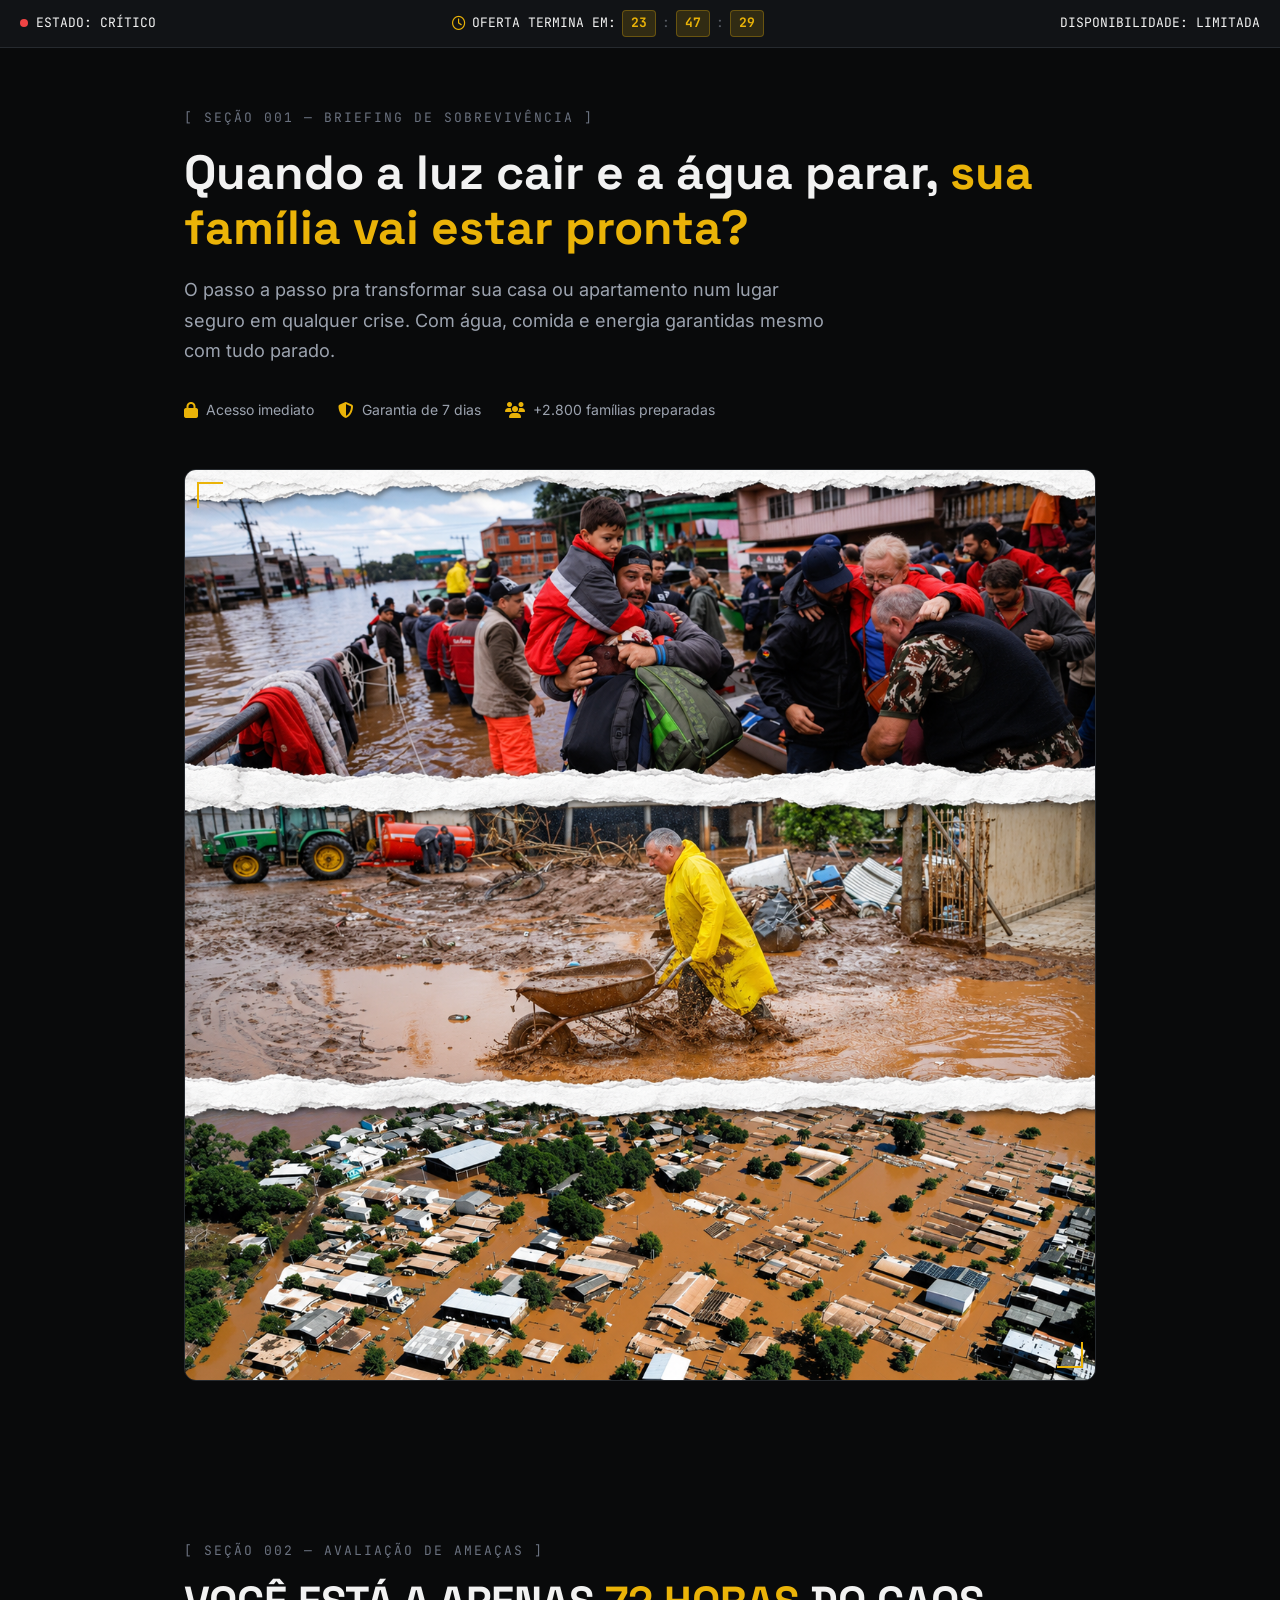
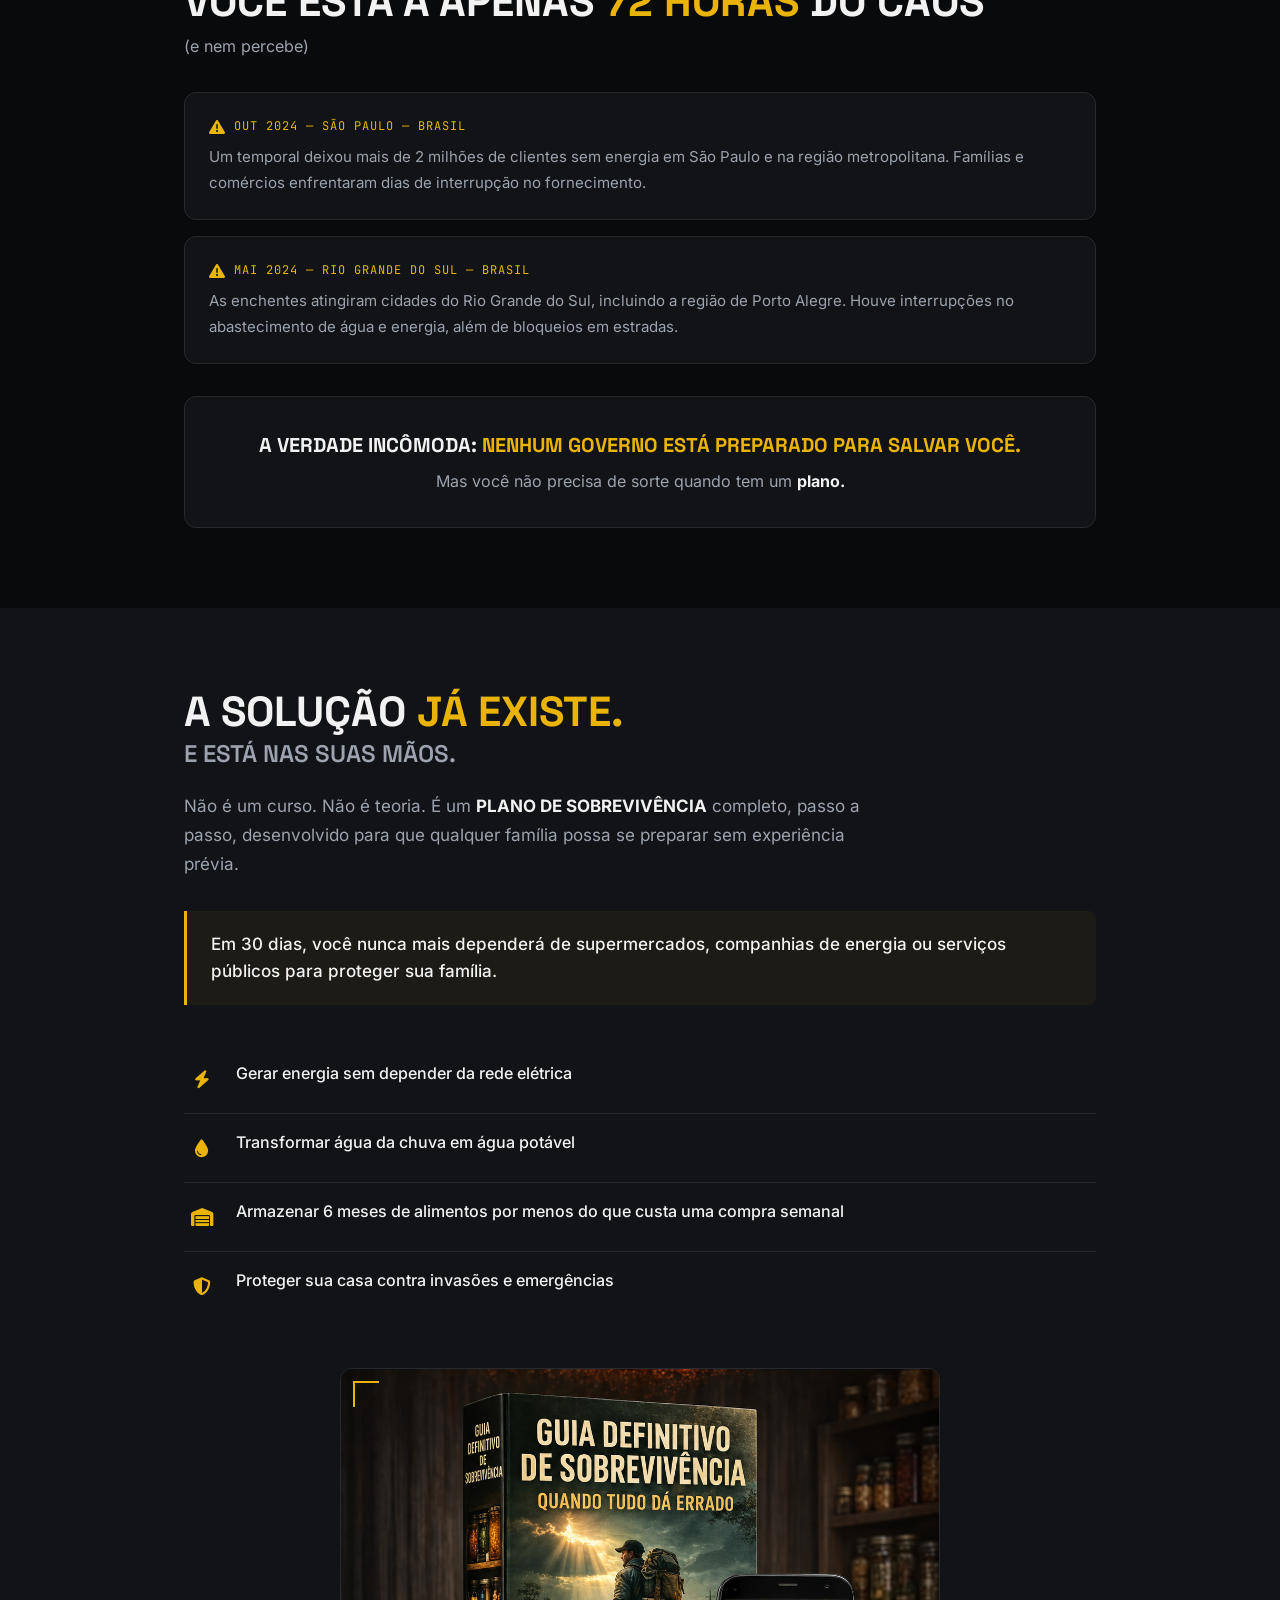
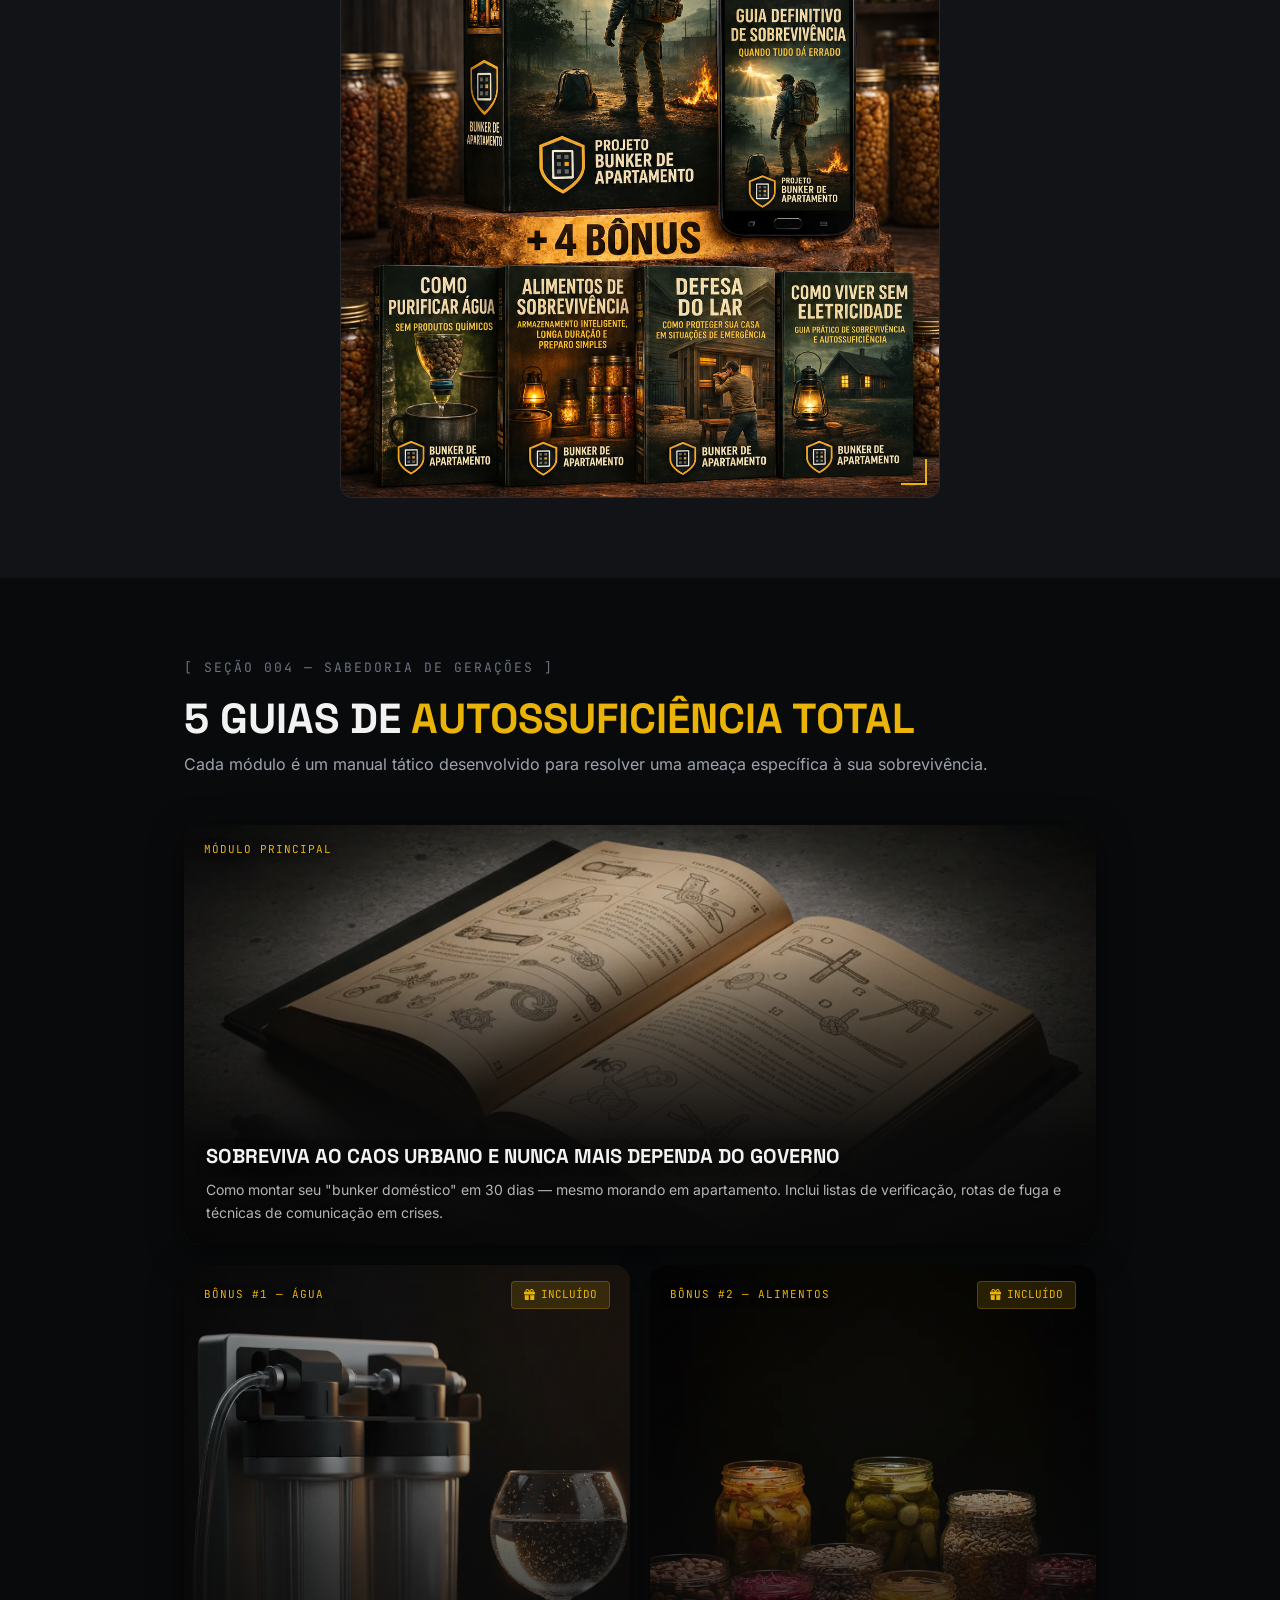
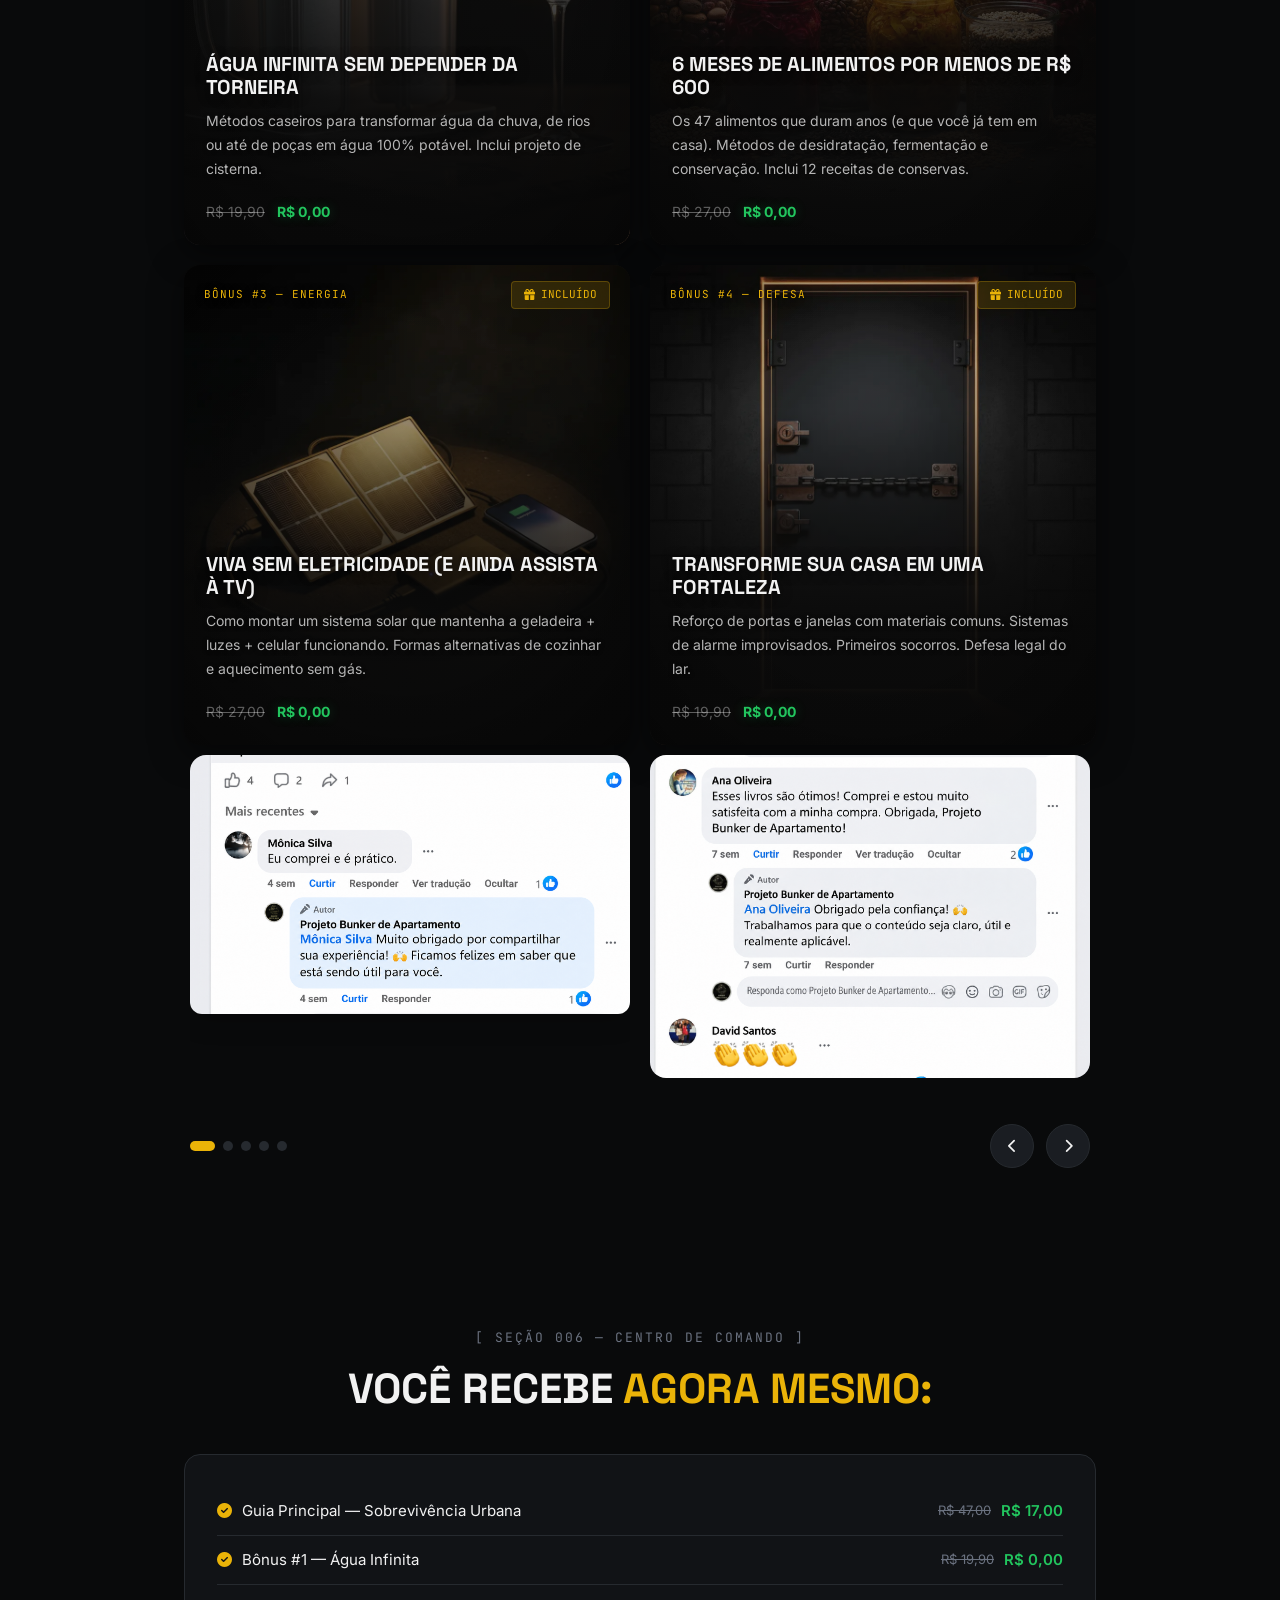
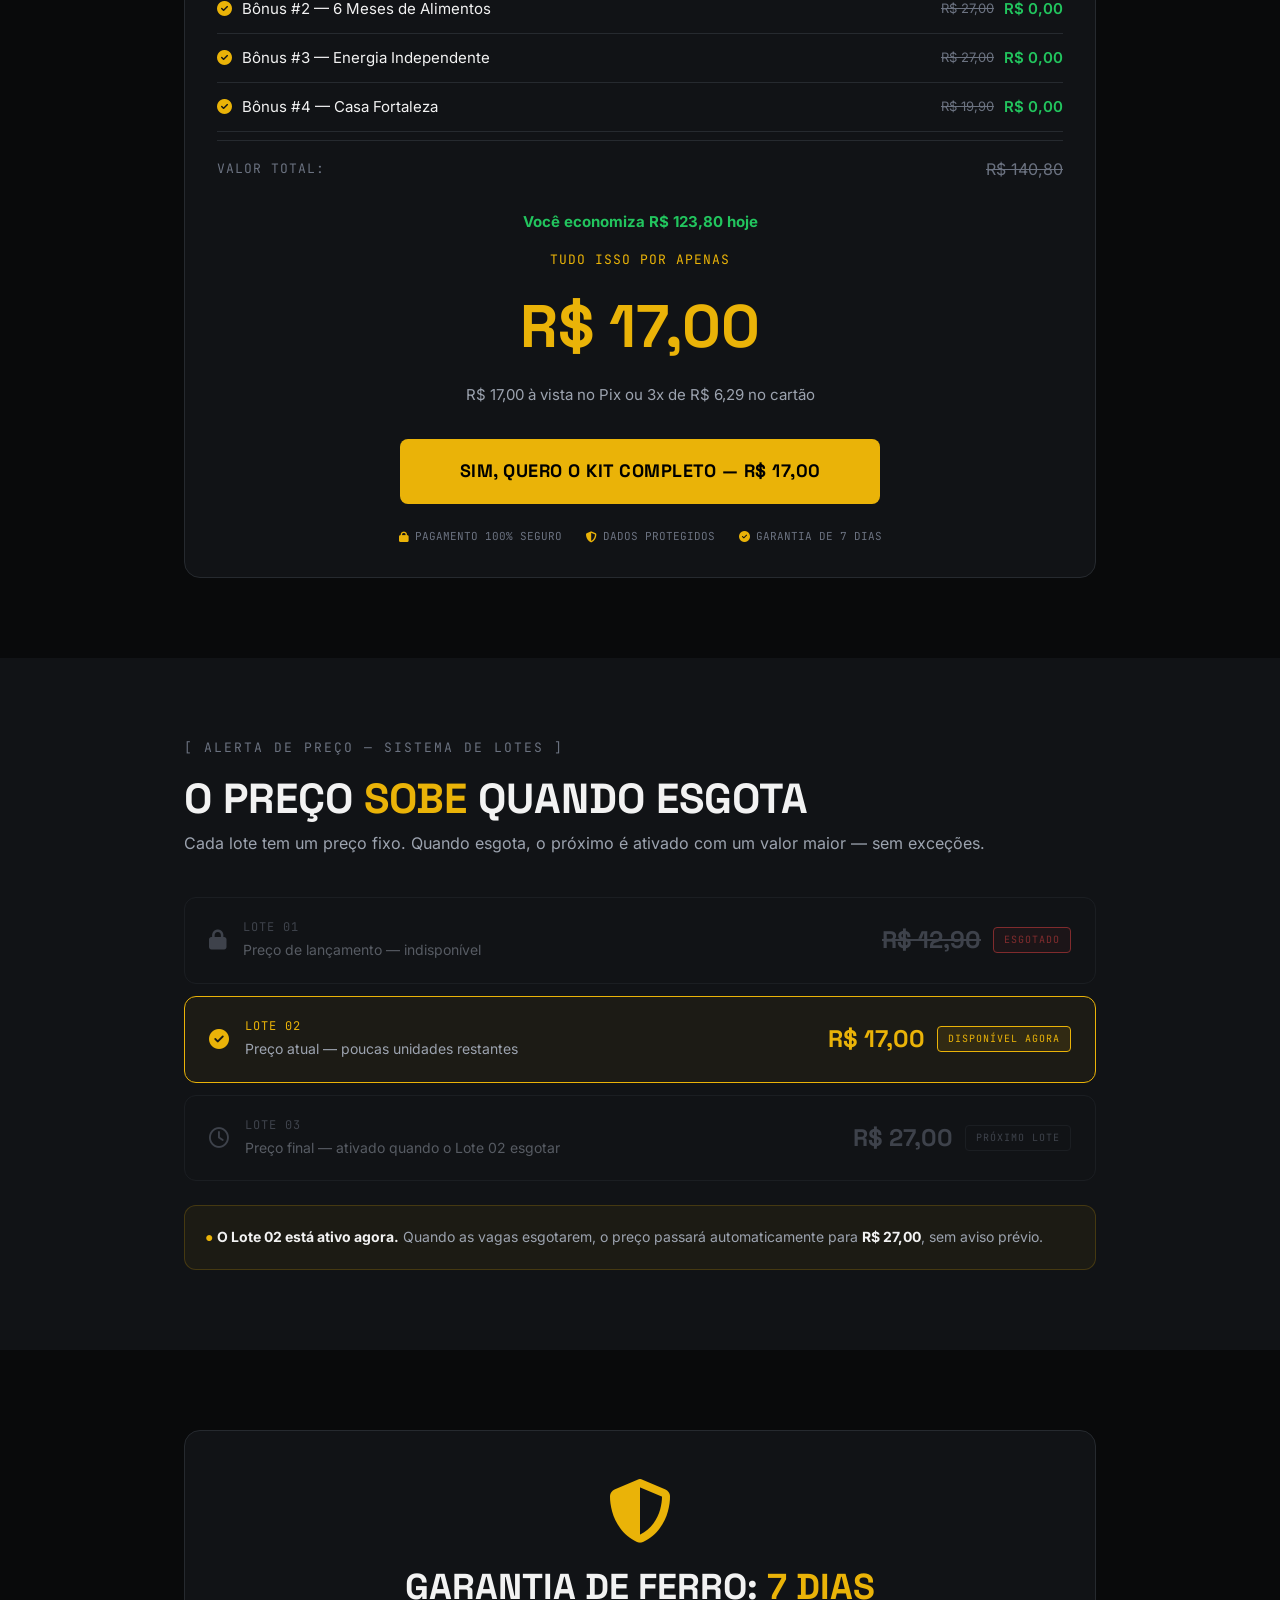
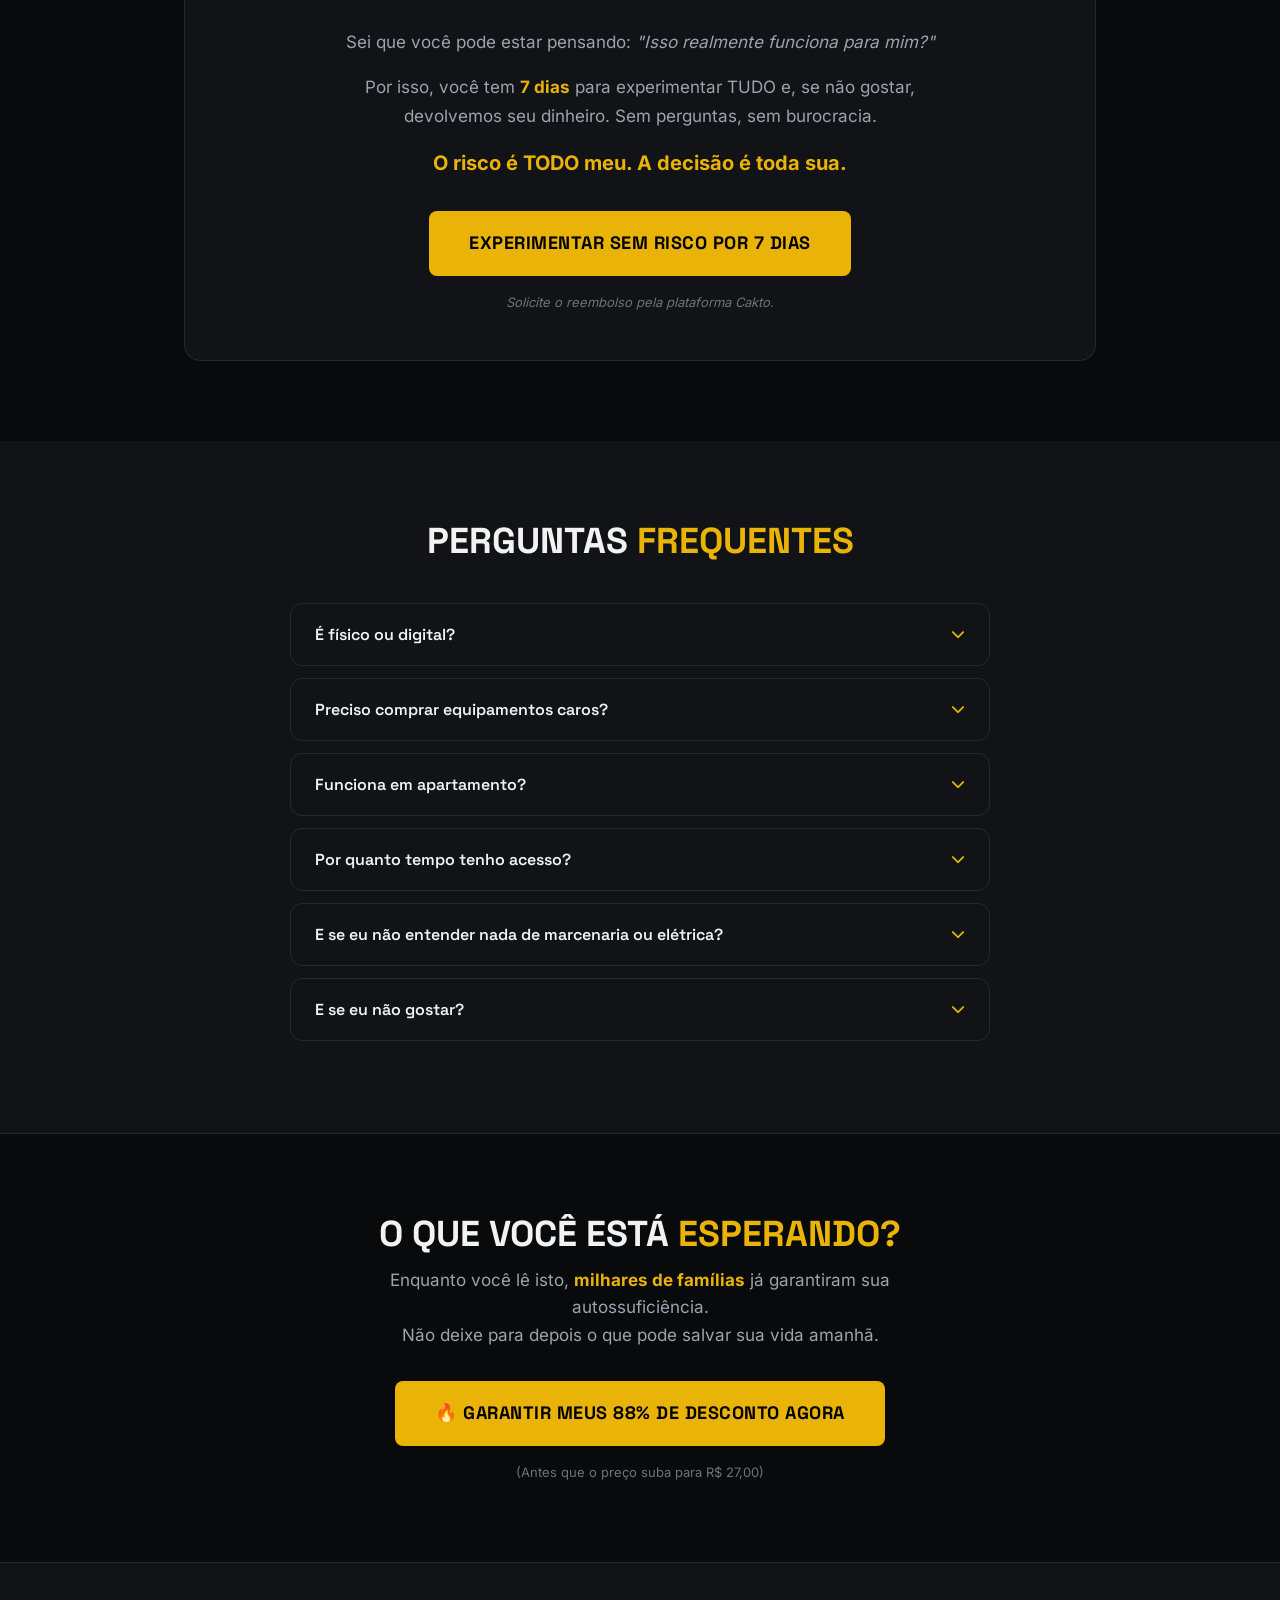
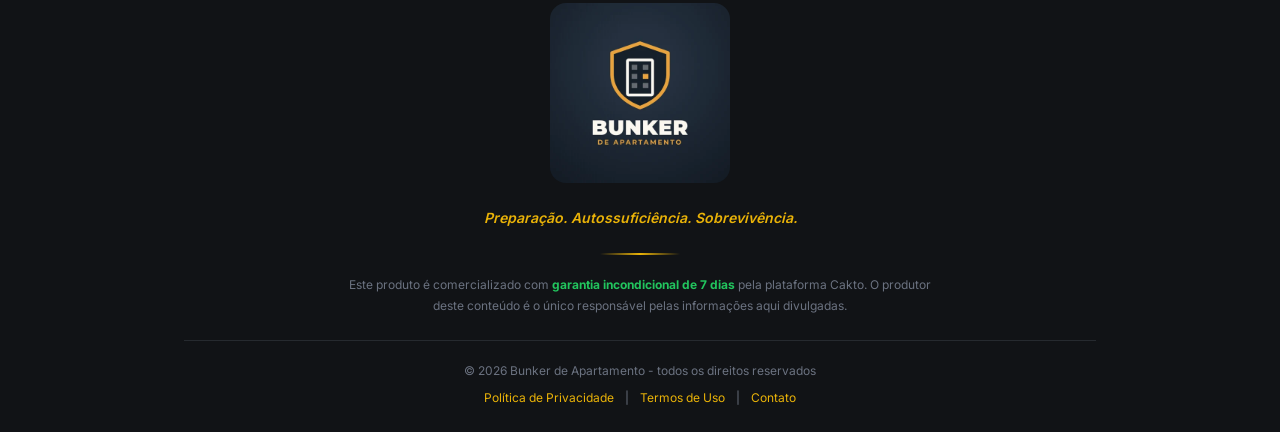
<file: index.html>
<!DOCTYPE html>
<html lang="pt-BR"><head>
    <!-- Google Tag Manager -->
    
    <!-- End Google Tag Manager -->
    <meta charset="UTF-8">
    <link rel="canonical" href="https://bunkerdeapartamento.netlify.app/">
    <meta name="viewport" content="width=device-width, initial-scale=1.0">
    <title>Bunker de Apartamento - R$ 17,00 | Torne-se Autossuficiente</title>
    <meta name="description" content="Aprenda a gerar energia, purificar água e armazenar alimentos em 30 dias. Kit completo com 5 guias + bônus. Garantia de 7 dias.">
    
    
    <link href="assets/css/css2-827140c7.css" rel="stylesheet">
    <link rel="stylesheet" href="assets/css/all.min-aff6ea18.css" media="print" onload="this.media='all'">
    
<style>
*{margin:0;padding:0;box-sizing:border-box;}
:root{--bg:#090A0B;--bg2:#111316;--bg3:#1a1d22;--accent:#EAB308;--accent2:#CA9A06;--border:#262A2F;--text:#F2F2F2;--text2:#9CA3AF;--text3:#6B7280;--green:#22C55E;--red:#EF4444;}
html{scroll-behavior:smooth;}
body{font-family:'Inter',sans-serif;line-height:1.6;color:var(--text);background:var(--bg);overflow-x:hidden;-webkit-font-smoothing:antialiased;-moz-osx-font-smoothing:grayscale;padding-top:48px;}
h1,h2,h3,h4{font-family:'Space Grotesk',sans-serif;font-weight:800;line-height:1.15;}
.mono{font-family:'JetBrains Mono',monospace;}
.section-label{font-family:'JetBrains Mono',monospace;font-size:13px;color:var(--text3);letter-spacing:2px;text-transform:uppercase;margin-bottom:16px;}
.container{max-width:960px;margin:0 auto;padding:0 24px;}
.accent{color:var(--accent);}
@keyframes pulse-glow{0%,100%{box-shadow:0 0 20px rgba(234,179,8,0.3);}50%{box-shadow:0 0 40px rgba(234,179,8,0.6);}}
@keyframes blink{0%,100%{opacity:1;}50%{opacity:0.3;}}
.cta-btn{display:inline-flex;align-items:center;justify-content:center;gap:10px;background:var(--accent);color:#000;font-family:'Space Grotesk',sans-serif;font-size:18px;font-weight:800;padding:18px 40px;border:none;border-radius:8px;cursor:pointer;text-transform:uppercase;text-decoration:none;transition:all .3s;animation:pulse-glow 2s infinite;letter-spacing:0.5px;}
.cta-btn:hover{background:var(--accent2);transform:translateY(-2px);}
/* URGENCY BAR */
#countdown-bar{position:fixed;top:0;left:0;width:100%;background:var(--bg2);border-bottom:1px solid var(--border);color:var(--text);padding:10px 20px;z-index:1000;display:flex;align-items:center;justify-content:space-between;font-size:13px;font-family:'JetBrains Mono',monospace;}
#countdown-bar .status{display:flex;align-items:center;gap:8px;}
#countdown-bar .status .dot{width:8px;height:8px;border-radius:50%;background:var(--red);animation:blink 1.5s infinite;}
#countdown-bar .timer-wrap{display:flex;align-items:center;gap:6px;}
.cdb{background:rgba(234,179,8,0.15);border:1px solid rgba(234,179,8,0.3);border-radius:4px;padding:2px 8px;font-weight:700;color:var(--accent);min-width:30px;text-align:center;}
.cds{opacity:.5;color:var(--text2);}
/* SECTIONS */
section{padding:80px 0;}
@media(max-width:768px){section{padding:60px 0;}}
/* HERO */
.hero-badges{display:flex;gap:24px;flex-wrap:wrap;margin-top:32px;}
.hero-badge{display:flex;align-items:center;gap:8px;font-size:14px;color:var(--text2);}
.hero-badge i{color:var(--accent);font-size:16px;}
.hero-img-wrap{margin-top:48px;position:relative;border-radius:12px;overflow:hidden;border:1px solid var(--border);}
.hero-img-wrap::before,.hero-img-wrap::after{content:'';position:absolute;width:24px;height:24px;border:2px solid var(--accent);z-index:2;}
.hero-img-wrap::before{top:12px;left:12px;border-right:none;border-bottom:none;}
.hero-img-wrap::after{bottom:12px;right:12px;border-left:none;border-top:none;}
/* CRISIS CARDS */
.crisis-card{background:var(--bg2);border:1px solid var(--border);border-radius:12px;padding:24px;margin-bottom:16px;}
.crisis-card .tag{font-family:'JetBrains Mono',monospace;font-size:12px;color:var(--accent);letter-spacing:1px;margin-bottom:8px;display:flex;align-items:center;gap:8px;}
.crisis-card .tag i{color:var(--accent);font-size:16px;}
/* BENEFIT LIST */
.benefit-item{display:flex;align-items:flex-start;gap:16px;padding:16px 0;border-bottom:1px solid var(--border);}
.benefit-item:last-child{border-bottom:none;}
.benefit-icon{width:36px;height:36px;min-width:36px;display:flex;align-items:center;justify-content:center;color:var(--accent);font-size:18px;}
/* QUOTE BOX */
.quote-box{border-left:3px solid var(--accent);padding:20px 24px;background:rgba(234,179,8,0.05);border-radius:0 8px 8px 0;margin:32px 0;font-size:17px;font-weight:500;color:var(--text);}
/* GUIDE CARDS — CINEMATIC */
.guide-card{position:relative;border-radius:16px;overflow:hidden;transition:all .4s ease;min-height:480px;display:flex;flex-direction:column;justify-content:flex-end;background:#0a0a0a;box-shadow:0 8px 32px rgba(0,0,0,0.5),inset 0 1px 0 rgba(255,255,255,0.03);}
.guide-card:hover{transform:translateY(-4px);box-shadow:0 16px 48px rgba(0,0,0,0.6),0 0 30px rgba(234,179,8,0.08);}
.guide-card .card-img{position:absolute;inset:0;width:100%;height:100%;object-fit:cover;object-position:center;z-index:1;transition:transform .6s ease,filter .4s ease;filter:brightness(0.85);}
.guide-card:hover .card-img{transform:scale(1.04);filter:brightness(0.95);}
/* Gradient overlay - bottom fade into dark for text */
.guide-card::before{content:'';position:absolute;inset:0;z-index:2;background:linear-gradient(0deg,#0a0a0a 0%,rgba(10,10,10,0.95) 25%,rgba(10,10,10,0.6) 50%,rgba(10,10,10,0.15) 70%,transparent 100%);pointer-events:none;}
/* Vignette */
.guide-card::after{content:'';position:absolute;inset:0;z-index:2;background:radial-gradient(ellipse at center,transparent 50%,rgba(0,0,0,0.4) 100%);pointer-events:none;}
.guide-card-header{position:absolute;top:0;left:0;right:0;display:flex;justify-content:space-between;align-items:center;padding:16px 20px;z-index:5;}
.guide-card-header .tag{font-family:'JetBrains Mono',monospace;font-size:11px;color:var(--accent);letter-spacing:1px;text-transform:uppercase;text-shadow:0 2px 8px rgba(0,0,0,0.8);}
.guide-card-header .badge{font-family:'JetBrains Mono',monospace;font-size:11px;color:var(--accent);background:rgba(234,179,8,0.15);backdrop-filter:blur(8px);-webkit-backdrop-filter:blur(8px);border:1px solid rgba(234,179,8,0.25);padding:4px 12px;border-radius:4px;display:flex;align-items:center;gap:6px;}
.guide-card-body{position:relative;z-index:3;padding:24px 22px 20px;}
.guide-card-body h3{font-size:20px;margin-bottom:10px;text-transform:uppercase;color:var(--text);text-shadow:0 2px 12px rgba(0,0,0,0.7);}
.guide-card-body p{font-size:14px;color:rgba(255,255,255,0.7);line-height:1.7;text-shadow:0 1px 4px rgba(0,0,0,0.5);}
.guide-card-price{position:relative;z-index:3;padding:0 22px 22px;display:flex;align-items:center;gap:12px;font-size:14px;}
.guide-card-price .old{text-decoration:line-through;color:rgba(255,255,255,0.35);}
.guide-card-price .new{color:var(--green);font-weight:700;text-shadow:0 0 12px rgba(34,197,94,0.3);}
/* Full-width card (módulo principal) */
.guide-card.full-width{min-height:420px;}
@media(max-width:768px){.guide-card{min-height:400px;}.guide-card.full-width{min-height:360px;}}
/* GRID */
.guides-grid{display:grid;grid-template-columns:repeat(2,1fr);gap:20px;}
@media(max-width:768px){.guides-grid{grid-template-columns:1fr;}}
/* LOT SYSTEM */
.lot-card{background:var(--bg2);border:1px solid var(--border);border-radius:12px;padding:20px 24px;display:flex;align-items:center;justify-content:space-between;margin-bottom:12px;position:relative;}
.lot-card.active{border-color:var(--accent);background:rgba(234,179,8,0.05);}
.lot-card .lot-info{display:flex;align-items:center;gap:16px;}
.lot-card .lot-info i{font-size:20px;color:var(--text3);}
.lot-card.active .lot-info i{color:var(--accent);}
.lot-name{font-family:'JetBrains Mono',monospace;font-size:12px;color:var(--text3);letter-spacing:1px;display:block;}
.lot-desc{font-size:14px;color:var(--text2);}
.lot-price{font-family:'Space Grotesk',sans-serif;font-size:24px;font-weight:800;color:var(--text);}
.lot-card.active .lot-price{color:var(--accent);}
.lot-badge{font-family:'JetBrains Mono',monospace;font-size:10px;padding:4px 10px;border-radius:4px;letter-spacing:1px;border:1px solid var(--border);}
.lot-badge.sold{color:var(--red);border-color:var(--red);background:rgba(239,68,68,0.1);}
.lot-badge.available{color:var(--accent);border-color:var(--accent);background:rgba(234,179,8,0.1);}
.lot-badge.next{color:var(--text3);}
/* PRICING SUMMARY */
.pricing-summary{background:var(--bg2);border:1px solid var(--border);border-radius:16px;padding:32px;text-align:center;margin-top:40px;}
.pricing-item{display:flex;justify-content:space-between;align-items:center;padding:12px 0;border-bottom:1px solid var(--border);font-size:15px;}
.pricing-item:last-child{border-bottom:none;}
.pricing-item .name{display:flex;align-items:center;gap:10px;}
.pricing-item .name i{color:var(--accent);}
.pricing-item .prices{display:flex;align-items:center;gap:10px;}
.pricing-item .prices .old{text-decoration:line-through;color:var(--text3);font-size:13px;}
.pricing-item .prices .new{color:var(--green);font-weight:600;}
/* TESTIMONIALS */
.testimonials-carousel-wrap{position:relative;max-width:900px;margin:0 auto;}
.testimonials-carousel{display:flex;overflow-x:auto;scroll-snap-type:x mandatory;gap:20px;padding:10px 0 30px;scroll-behavior:smooth;-webkit-overflow-scrolling:touch;scrollbar-width:none;}
.testimonials-carousel::-webkit-scrollbar{display:none;}
.testimonial-card{flex:0 0 calc(100% - 40px);scroll-snap-align:center;background:var(--bg2);border:1px solid var(--border);border-radius:16px;padding:28px;display:flex;flex-direction:column;}
@media(min-width:768px){.testimonial-card{flex:0 0 calc(50% - 10px);}}
.tc-stars{color:var(--accent);font-size:14px;margin-bottom:16px;}
.tc-headline{font-weight:700;font-size:17px;margin-bottom:12px;line-height:1.4;color:var(--text);}
.tc-text{font-size:14px;line-height:1.7;color:var(--text2);flex-grow:1;margin-bottom:16px;}
.tc-user{display:flex;align-items:center;gap:12px;padding-top:16px;border-top:1px solid var(--border);}
.tc-avatar{width:40px;height:40px;border-radius:50%;display:flex;align-items:center;justify-content:center;font-weight:700;font-size:16px;color:#fff;}
.tc-name{font-weight:600;font-size:14px;color:var(--text);}
.tc-title{font-size:12px;color:var(--text3);}
.carousel-controls{display:flex;align-items:center;justify-content:space-between;margin-top:16px;}
.carousel-dots{display:flex;gap:8px;}
.carousel-dot{width:10px;height:10px;border-radius:5px;background:var(--border);cursor:pointer;transition:all .3s;}
.carousel-dot.active{width:25px;background:var(--accent);}
.carousel-arrows{display:flex;gap:12px;}
.carousel-arrow{width:44px;height:44px;border-radius:50%;background:var(--bg3);border:1px solid var(--border);color:var(--text);display:flex;align-items:center;justify-content:center;cursor:pointer;font-size:14px;transition:all .2s;}
.carousel-arrow:hover{background:var(--accent);color:#000;border-color:var(--accent);}
/* GUARANTEE */
.guarantee-box{background:var(--bg2);border:1px solid var(--border);border-radius:16px;padding:48px 32px;text-align:center;}
/* FAQ */
.faq-item{background:var(--bg2);border:1px solid var(--border);border-radius:12px;margin-bottom:12px;overflow:hidden;}
.faq-question{width:100%;padding:20px 24px;background:transparent;border:none;text-align:left;font-family:'Space Grotesk',sans-serif;font-size:16px;font-weight:600;color:var(--text);cursor:pointer;display:flex;justify-content:space-between;align-items:center;}
.faq-question i{color:var(--accent);transition:transform .3s;font-size:14px;}
.faq-answer{max-height:0;overflow:hidden;transition:max-height .3s ease;padding:0 24px;}
.faq-answer p{padding:0 0 20px;font-size:15px;line-height:1.7;color:var(--text2);}
/* EXPERT / AUTHORITY */
.expert-wrap{display:flex;flex-direction:row;gap:40px;align-items:center;background:var(--bg3);border:1px solid var(--border);border-radius:16px;padding:40px;margin-top:24px;}
.expert-img-wrap{flex:0 0 40%;max-width:400px;border-radius:12px;overflow:hidden;border:1px solid var(--border);}
.expert-img-wrap img{width:100%;height:auto;display:block;}
.expert-content{flex:1;}
.expert-title{font-size:32px;margin-bottom:12px;}
.expert-subtitle{font-size:16px;color:var(--accent);font-weight:600;margin-bottom:24px;letter-spacing:1px;font-family:'JetBrains Mono',monospace;text-transform:uppercase;}
.expert-text{font-size:16px;color:var(--text2);line-height:1.7;margin-bottom:16px;}
/* FOOTER */
footer{background:var(--bg2);border-top:1px solid var(--border);padding:40px 0 24px;text-align:center;}
/* SOCIAL PROOF */
#social-proof-popup{position:fixed;bottom:24px;left:24px;z-index:9999;background:var(--bg2);border:1px solid var(--border);border-radius:12px;padding:14px 18px;box-shadow:0 8px 32px rgba(0,0,0,.4);display:none;align-items:center;gap:12px;max-width:310px;width:90%;}
.sp-avatar{width:40px;height:40px;border-radius:50%;background:var(--accent);display:flex;align-items:center;justify-content:center;font-family:'Space Grotesk',sans-serif;font-size:16px;color:#000;font-weight:700;flex-shrink:0;}
.sp-text{font-size:13px;line-height:1.5;color:var(--text2);}
.sp-text strong{color:var(--text);}
.sp-text span{color:var(--text3);font-size:11px;display:block;margin-top:2px;}
.sp-dot{width:8px;height:8px;border-radius:50%;background:var(--green);flex-shrink:0;animation:blink 1.5s infinite;}
/* MOBILE */
@media(max-width:768px){
#countdown-bar{flex-wrap:wrap;justify-content:center;gap:6px;padding:8px 12px;font-size:11px;}
h1{font-size:28px!important;}
h2{font-size:28px!important;}
.hero-badges{flex-direction:column;gap:12px;}
.cta-btn{font-size:16px;padding:16px 28px;width:100%;}
.guide-card img{height:200px;}
.lot-card{flex-wrap:wrap;gap:12px;}
.pricing-item{flex-direction:column;gap:6px;text-align:center;}
.expert-wrap{flex-direction:column;padding:24px;}
.expert-img-wrap{flex:0 0 100%;max-width:100%;}
}
</style>
<!-- EC:PIXELS --></head>
<body>

<!-- URGENCY BAR -->
<div id="countdown-bar" data-ec-section="s1">
    <div class="status"><span class="dot"></span> ESTADO: CRÍTICO</div>
    <div class="timer-wrap">
        <i class="fa-regular fa-clock" style="color:var(--accent);font-size:14px;"></i> OFERTA TERMINA EM:
        <span class="cdb" id="cd-h">23</span><span class="cds">:</span><span class="cdb" id="cd-m">47</span><span class="cds">:</span><span class="cdb" id="cd-s">33</span>
    </div>
    <div class="status">DISPONIBILIDADE: LIMITADA</div>
</div>

<!-- HERO -->
<section style="padding-top:60px;" data-ec-section="s2">
<div class="container">
    <p class="section-label">[ SEÇÃO 001 — BRIEFING DE SOBREVIVÊNCIA ]</p>
    <h1 style="font-size:48px;margin-bottom:20px;">Quando a luz cair e a água parar, <span class="accent">sua família vai estar pronta?</span></h1>
    <p style="font-size:18px;color:var(--text2);max-width:640px;line-height:1.7;">O passo a passo pra transformar sua casa ou apartamento num lugar seguro em qualquer crise. Com água, comida e energia garantidas mesmo com tudo parado.</p>
    <div class="hero-badges">
        <div class="hero-badge"><i class="fa-solid fa-lock"></i> Acesso imediato</div>
        <div class="hero-badge"><i class="fa-solid fa-shield-halved"></i> Garantia de 7 dias</div>
        <div class="hero-badge"><i class="fa-solid fa-users"></i> +2.800 famílias preparadas</div>
    </div>
    <div class="hero-img-wrap">
        <img src="assets/img/banner-hero-brasil.png" alt="Resgate de famílias, limpeza e áreas alagadas durante enchentes no Brasil" width="1254" height="1254" style="width:100%;height:auto;display:block;" loading="eager" fetchpriority="high">
    </div>
</div>
</section>

<!-- 72 HORAS DO CAOS -->
<section style="background:var(--bg);" data-ec-section="s3">
<div class="container">
    <p class="section-label">[ SEÇÃO 002 — AVALIAÇÃO DE AMEAÇAS ]</p>
    <h2 style="font-size:42px;margin-bottom:8px;">VOCÊ ESTÁ A APENAS <span class="accent">72 HORAS</span> DO CAOS</h2>
    <p style="color:var(--text2);font-size:16px;margin-bottom:32px;">(e nem percebe)</p>

    <div class="crisis-card">
        <div class="tag"><i class="fa-solid fa-triangle-exclamation"></i> OUT 2024 — SÃO PAULO — BRASIL</div>
        <p style="color:var(--text2);font-size:15px;line-height:1.7;">Um temporal deixou mais de 2 milhões de clientes sem energia em São Paulo e na região metropolitana. Famílias e comércios enfrentaram dias de interrupção no fornecimento.</p>
    </div>
    <div class="crisis-card">
        <div class="tag"><i class="fa-solid fa-triangle-exclamation"></i> MAI 2024 — RIO GRANDE DO SUL — BRASIL</div>
        <p style="color:var(--text2);font-size:15px;line-height:1.7;">As enchentes atingiram cidades do Rio Grande do Sul, incluindo a região de Porto Alegre. Houve interrupções no abastecimento de água e energia, além de bloqueios em estradas.</p>
    </div>

    <div style="background:var(--bg2);border:1px solid var(--border);border-radius:12px;padding:32px;text-align:center;margin-top:32px;">
        <p style="font-family:'Space Grotesk',sans-serif;font-size:20px;font-weight:800;text-transform:uppercase;margin-bottom:8px;">A VERDADE INCÔMODA: <span class="accent">NENHUM GOVERNO ESTÁ PREPARADO PARA SALVAR VOCÊ.</span></p>
        <p style="color:var(--text2);font-size:16px;">Mas você não precisa de sorte quando tem um <strong style="color:var(--text);">plano.</strong></p>
    </div>
</div>
</section>

<!-- A SOLUÇÃO -->
<section style="background:var(--bg2);" data-ec-section="s4">
<div class="container">
    <h2 style="font-size:42px;margin-bottom:4px;">A SOLUÇÃO <span class="accent">JÁ EXISTE.</span></h2>
    <h3 style="font-size:24px;color:var(--text2);font-weight:600;margin-bottom:24px;">E ESTÁ NAS SUAS MÃOS.</h3>
    <p style="font-size:17px;color:var(--text2);max-width:700px;line-height:1.7;margin-bottom:32px;">Não é um curso. Não é teoria. É um <strong style="color:var(--text);">PLANO DE SOBREVIVÊNCIA</strong> completo, passo a passo, desenvolvido para que qualquer família possa se preparar sem experiência prévia.</p>

    <div class="quote-box">Em 30 dias, você nunca mais dependerá de supermercados, companhias de energia ou serviços públicos para proteger sua família.</div>

    <div style="margin-top:40px;">
        <div class="benefit-item"><div class="benefit-icon"><i class="fa-solid fa-bolt"></i></div><div><p style="font-size:16px;font-weight:500;">Gerar energia sem depender da rede elétrica</p></div></div>
        <div class="benefit-item"><div class="benefit-icon"><i class="fa-solid fa-droplet"></i></div><div><p style="font-size:16px;font-weight:500;">Transformar água da chuva em água potável</p></div></div>
        <div class="benefit-item"><div class="benefit-icon"><i class="fa-solid fa-warehouse"></i></div><div><p style="font-size:16px;font-weight:500;">Armazenar 6 meses de alimentos por menos do que custa uma compra semanal</p></div></div>
        <div class="benefit-item"><div class="benefit-icon"><i class="fa-solid fa-shield-halved"></i></div><div><p style="font-size:16px;font-weight:500;">Proteger sua casa contra invasões e emergências</p></div></div>
    </div>

    <div class="hero-img-wrap" style="margin:48px auto 0; max-width:600px;">
        <img src="assets/img/kitbunker.png" alt="Bunker de Apartamento" style="width:100%;height:auto;display:block;" loading="lazy">
    </div>
</div>
</section>

<!-- 5 GUÍAS -->
<section id="secao-guias" style="background:var(--bg);" data-ec-section="s5">
<div class="container">
    <p class="section-label">[ SEÇÃO 004 — SABEDORIA DE GERAÇÕES ]</p>
    <h2 style="font-size:42px;margin-bottom:8px;">5 GUIAS DE <span class="accent">AUTOSSUFICIÊNCIA TOTAL</span></h2>
    <p style="color:var(--text2);font-size:16px;margin-bottom:48px;">Cada módulo é um manual tático desenvolvido para resolver uma ameaça específica à sua sobrevivência.</p>

    <div class="guides-grid">
        <!-- MÓDULO PRINCIPAL -->
        <div class="guide-card full-width" style="grid-column:1/-1;">
            <img class="card-img" src="assets/img/b676ed205_generated_b575cec3-88e58768.webp" alt="Guia Principal" loading="lazy">
            <div class="guide-card-header"><span class="tag">MÓDULO PRINCIPAL</span></div>
            <div class="guide-card-body">
                <h3>SOBREVIVA AO CAOS URBANO E NUNCA MAIS DEPENDA DO GOVERNO</h3>
                <p>Como montar seu "bunker doméstico" em 30 dias — mesmo morando em apartamento. Inclui listas de verificação, rotas de fuga e técnicas de comunicação em crises.</p>
            </div>
        </div>

        <!-- BONO 1 -->
        <div class="guide-card">
            <img class="card-img" src="assets/img/db0dedc5a_generated_ba6a595b-dd8763d0.webp" alt="Água Infinita" loading="lazy">
            <div class="guide-card-header"><span class="tag">BÔNUS #1 — ÁGUA</span><span class="badge"><i class="fa-solid fa-gift"></i> INCLUÍDO</span></div>
            <div class="guide-card-body">
                <h3>ÁGUA INFINITA SEM DEPENDER DA TORNEIRA</h3>
                <p>Métodos caseiros para transformar água da chuva, de rios ou até de poças em água 100% potável. Inclui projeto de cisterna.</p>
            </div>
            <div class="guide-card-price"><span class="old">R$ 19,90</span> <span class="new">R$ 0,00</span></div>
        </div>

        <!-- BONO 2 -->
        <div class="guide-card" style="min-height:580px;">
            <img class="card-img" src="assets/img/e209225a6_generated_dbbad6a2-dba01ea2.webp" alt="6 Meses de Alimentos" loading="lazy" style="object-position:center top;">
            <div class="guide-card-header"><span class="tag">BÔNUS #2 — ALIMENTOS</span><span class="badge"><i class="fa-solid fa-gift"></i> INCLUÍDO</span></div>
            <div class="guide-card-body">
                <h3>6 MESES DE ALIMENTOS POR MENOS DE R$ 600</h3>
                <p>Os 47 alimentos que duram anos (e que você já tem em casa). Métodos de desidratação, fermentação e conservação. Inclui 12 receitas de conservas.</p>
            </div>
            <div class="guide-card-price"><span class="old">R$ 27,00</span> <span class="new">R$ 0,00</span></div>
        </div>

        <!-- BONO 3 -->
        <div class="guide-card">
            <img class="card-img" src="assets/img/fba47e1b7_generated_b2ee778c-995fe374.webp" alt="Energia Independente" loading="lazy">
            <div class="guide-card-header"><span class="tag">BÔNUS #3 — ENERGIA</span><span class="badge"><i class="fa-solid fa-gift"></i> INCLUÍDO</span></div>
            <div class="guide-card-body">
                <h3>VIVA SEM ELETRICIDADE (E AINDA ASSISTA À TV)</h3>
                <p>Como montar um sistema solar que mantenha a geladeira + luzes + celular funcionando. Formas alternativas de cozinhar e aquecimento sem gás.</p>
            </div>
            <div class="guide-card-price"><span class="old">R$ 27,00</span> <span class="new">R$ 0,00</span></div>
        </div>

        <!-- BONO 4 -->
        <div class="guide-card">
            <img class="card-img" src="assets/img/8f033206f_generated_349237f1-ac15fc2e.webp" alt="Casa Fortaleza" loading="lazy">
            <div class="guide-card-header"><span class="tag">BÔNUS #4 — DEFESA</span><span class="badge"><i class="fa-solid fa-gift"></i> INCLUÍDO</span></div>
            <div class="guide-card-body">
                <h3>TRANSFORME SUA CASA EM UMA FORTALEZA</h3>
                <p>Reforço de portas e janelas com materiais comuns. Sistemas de alarme improvisados. Primeiros socorros. Defesa legal do lar.</p>
            </div>
            <div class="guide-card-price"><span class="old">R$ 19,90</span> <span class="new">R$ 0,00</span></div>
        </div>


    </div>
</div>


    <div class="testimonials-carousel-wrap">
        <div class="testimonials-carousel" id="reviewsCarousel">

            <div class="testimonial-card" style="padding:0; overflow:hidden; border:none; background:transparent;">
                <img src="assets/img/comentario1.png" alt="Depoimento" loading="lazy" style="width:100%; height:auto; display:block; border-radius:12px; box-shadow:0 8px 24px rgba(0,0,0,0.2);">
            </div>

            <div class="testimonial-card" style="padding:0; overflow:hidden; border:none; background:transparent;">
                <img src="assets/img/coment2.png" alt="Depoimento" loading="lazy" style="width:100%; height:auto; display:block; border-radius:12px; box-shadow:0 8px 24px rgba(0,0,0,0.2);">
            </div>

            <div class="testimonial-card" style="padding:0; overflow:hidden; border:none; background:transparent;">
                <img src="assets/img/coment3.png" alt="Depoimento" loading="lazy" style="width:100%; height:auto; display:block; border-radius:12px; box-shadow:0 8px 24px rgba(0,0,0,0.2);">
            </div>

            <div class="testimonial-card" style="padding:0; overflow:hidden; border:none; background:transparent;">
                <img src="assets/img/coment5.png" alt="Depoimento" loading="lazy" style="width:100%; height:auto; display:block; border-radius:12px; box-shadow:0 8px 24px rgba(0,0,0,0.2);">
            </div>

            <div class="testimonial-card" style="padding:0; overflow:hidden; border:none; background:transparent;">
                <img src="assets/img/coment4.png" alt="Depoimento" loading="lazy" style="width:100%; height:auto; display:block; border-radius:12px; box-shadow:0 8px 24px rgba(0,0,0,0.2);">
            </div>
        </div>

        <div class="carousel-controls">
            <div class="carousel-dots" id="carouselDots">
                <div class="carousel-dot active" onclick="scrollToCard(0)"></div>
                <div class="carousel-dot" onclick="scrollToCard(1)"></div>
                <div class="carousel-dot" onclick="scrollToCard(2)"></div>
                <div class="carousel-dot" onclick="scrollToCard(3)"></div>
                <div class="carousel-dot" onclick="scrollToCard(4)"></div>
            </div>
            <div class="carousel-arrows">
                <button class="carousel-arrow" onclick="scrollCarousel(-1)"><i class="fa-solid fa-chevron-left"></i></button>
                <button class="carousel-arrow" onclick="scrollCarousel(1)"><i class="fa-solid fa-chevron-right"></i></button>
            </div>
        </div>
    </div>
</div>
</section>


<!-- PRICING SUMMARY -->
<section id="card-preco" style="background:var(--bg);">
<div class="container">
    <p class="section-label" style="text-align:center;">[ SEÇÃO 006 — CENTRO DE COMANDO ]</p>
    <h2 style="font-size:42px;text-align:center;margin-bottom:32px;">VOCÊ RECEBE <span class="accent">AGORA MESMO:</span></h2>

    <div class="pricing-summary">
        <div class="pricing-item"><div class="name"><i class="fa-solid fa-circle-check"></i> Guia Principal — Sobrevivência Urbana</div><div class="prices"><span class="old">R$ 47,00</span> <span class="new">R$ 17,00</span></div></div>
        <div class="pricing-item"><div class="name"><i class="fa-solid fa-circle-check"></i> Bônus #1 — Água Infinita</div><div class="prices"><span class="old">R$ 19,90</span> <span class="new">R$ 0,00</span></div></div>
        <div class="pricing-item"><div class="name"><i class="fa-solid fa-circle-check"></i> Bônus #2 — 6 Meses de Alimentos</div><div class="prices"><span class="old">R$ 27,00</span> <span class="new">R$ 0,00</span></div></div>
        <div class="pricing-item"><div class="name"><i class="fa-solid fa-circle-check"></i> Bônus #3 — Energia Independente</div><div class="prices"><span class="old">R$ 27,00</span> <span class="new">R$ 0,00</span></div></div>
        <div class="pricing-item"><div class="name"><i class="fa-solid fa-circle-check"></i> Bônus #4 — Casa Fortaleza</div><div class="prices"><span class="old">R$ 19,90</span> <span class="new">R$ 0,00</span></div></div>


        <div style="padding:16px 0;border-top:1px solid var(--border);margin-top:8px;display:flex;justify-content:space-between;align-items:center;">
            <span class="mono" style="font-size:13px;color:var(--text3);letter-spacing:1px;">VALOR TOTAL:</span>
            <span style="text-decoration:line-through;color:var(--text3);font-size:16px;">R$ 140,80</span>
        </div>
        <p style="font-size:15px;font-weight:700;color:var(--green);margin-top:12px;">Você economiza R$ 123,80 hoje</p>

        <p class="mono" style="font-size:13px;color:var(--accent);letter-spacing:1px;margin-top:16px;">TUDO ISSO POR APENAS</p>
        <p style="font-family:'Space Grotesk',sans-serif;font-size:60px;font-weight:800;color:var(--accent);margin:8px 0;">R$ 17,00</p>
        <p style="font-size:15px;color:var(--text2);margin-bottom:32px;">R$ 17,00 à vista no Pix ou 3x de R$ 6,29 no cartão</p>

        <a id="begin_checkout" href="https://pay.cakto.com.br/b6y8nvj_1316810" target="_blank" rel="noopener noreferrer" class="cta-btn" style="width:100%;max-width:480px;" data-ec-checkout="1">SIM, QUERO O KIT COMPLETO — R$ 17,00</a>

        <div style="display:flex;gap:24px;justify-content:center;flex-wrap:wrap;margin-top:24px;">
            <span class="mono" style="font-size:11px;color:var(--text3);display:flex;align-items:center;gap:6px;"><i class="fa-solid fa-lock" style="color:var(--accent);"></i> PAGAMENTO 100% SEGURO</span>
            <span class="mono" style="font-size:11px;color:var(--text3);display:flex;align-items:center;gap:6px;"><i class="fa-solid fa-shield-halved" style="color:var(--accent);"></i> DADOS PROTEGIDOS</span>
            <span class="mono" style="font-size:11px;color:var(--text3);display:flex;align-items:center;gap:6px;"><i class="fa-solid fa-circle-check" style="color:var(--accent);"></i> GARANTIA DE 7 DIAS</span>
        </div>
    </div>
</div>
</section>

<!-- SISTEMA DE LOTES -->
<section style="background:var(--bg2);">
<div class="container">
    <p class="section-label">[ ALERTA DE PREÇO — SISTEMA DE LOTES ]</p>
    <h2 style="font-size:42px;margin-bottom:8px;">O PREÇO <span class="accent">SOBE</span> QUANDO ESGOTA</h2>
    <p style="color:var(--text2);font-size:16px;margin-bottom:40px;">Cada lote tem um preço fixo. Quando esgota, o próximo é ativado com um valor maior — sem exceções.</p>

    <div class="lot-card" style="opacity:0.5;">
        <div class="lot-info"><i class="fa-solid fa-lock"></i><div><span class="lot-name">LOTE 01</span><span class="lot-desc">Preço de lançamento — indisponível</span></div></div>
        <div style="display:flex;align-items:center;gap:12px;"><span class="lot-price" style="text-decoration:line-through;color:var(--text3);">R$ 12,90</span><span class="lot-badge sold">ESGOTADO</span></div>
    </div>

    <div class="lot-card active">
        <div class="lot-info"><i class="fa-solid fa-circle-check"></i><div><span class="lot-name" style="color:var(--accent);">LOTE 02</span><span class="lot-desc">Preço atual — poucas unidades restantes</span></div></div>
        <div style="display:flex;align-items:center;gap:12px;"><span class="lot-price">R$ 17,00</span><span class="lot-badge available">DISPONÍVEL AGORA</span></div>
    </div>

    <div class="lot-card" style="opacity:0.5;">
        <div class="lot-info"><i class="fa-regular fa-clock"></i><div><span class="lot-name">LOTE 03</span><span class="lot-desc">Preço final — ativado quando o Lote 02 esgotar</span></div></div>
        <div style="display:flex;align-items:center;gap:12px;"><span class="lot-price" style="color:var(--text3);">R$ 27,00</span><span class="lot-badge next">PRÓXIMO LOTE</span></div>
    </div>

    <div style="background:rgba(234,179,8,0.05);border:1px solid rgba(234,179,8,0.2);border-radius:12px;padding:20px;margin-top:24px;">
        <p style="font-size:14px;color:var(--text2);"><strong style="color:var(--accent);">●</strong> <strong style="color:var(--text);">O Lote 02 está ativo agora.</strong> Quando as vagas esgotarem, o preço passará automaticamente para <strong style="color:var(--text);">R$ 27,00</strong>, sem aviso prévio.</p>
    </div>
</div>
</section>

<!-- GUARANTEE -->
<section style="background:var(--bg);">
<div class="container">
    <div class="guarantee-box">
        <i class="fa-solid fa-shield-halved" style="font-size:64px;color:var(--accent);margin-bottom:24px;display:block;"></i>
        <h2 style="font-size:36px;margin-bottom:20px;">GARANTIA DE FERRO: <span class="accent">7 DIAS</span></h2>
        <p style="font-size:17px;color:var(--text2);max-width:600px;margin:0 auto 16px;line-height:1.7;">Sei que você pode estar pensando: <em>"Isso realmente funciona para mim?"</em></p>
        <p style="font-size:17px;color:var(--text2);max-width:600px;margin:0 auto 16px;line-height:1.7;">Por isso, você tem <strong style="color:var(--accent);">7 dias</strong> para experimentar TUDO e, se não gostar, devolvemos seu dinheiro. Sem perguntas, sem burocracia.</p>
        <p style="font-size:20px;font-weight:700;color:var(--accent);margin-bottom:32px;">O risco é TODO meu. A decisão é toda sua.</p>
        <a id="begin_checkout" href="https://pay.cakto.com.br/b6y8nvj_1316810" target="_blank" rel="noopener noreferrer" class="cta-btn" data-ec-checkout="2">Experimentar sem risco por 7 dias</a>
        <p style="font-size:13px;color:var(--text3);margin-top:16px;"><em>Solicite o reembolso pela plataforma Cakto.</em></p>
    </div>
</div>
</section>

<!-- FAQ -->
<section style="background:var(--bg2);">
<div class="container">
    <h2 style="font-size:36px;text-align:center;margin-bottom:40px;">PERGUNTAS <span class="accent">FREQUENTES</span></h2>
    <div style="max-width:700px;margin:0 auto;">
        <div class="faq-item"><button class="faq-question" onclick="toggleFAQ(this)"><span>É físico ou digital?</span><i class="fa-solid fa-chevron-down"></i></button><div class="faq-answer"><p>100% digital. Assim que o pagamento é aprovado, você recebe o acesso por e-mail e baixa os PDFs na área de membros. Dá pra ler no celular, tablet ou computador, e também imprimir.</p></div></div>
        <div class="faq-item"><button class="faq-question" onclick="toggleFAQ(this)"><span>Preciso comprar equipamentos caros?</span><i class="fa-solid fa-chevron-down"></i></button><div class="faq-answer"><p>Não. O plano usa produtos normais de mercado e coisas que você já tem em casa. Nada de balde caro de "comida de sobrevivência". A lista de compras traz preços aproximados pra você montar aos poucos, dentro do seu orçamento.</p></div></div>
        <div class="faq-item"><button class="faq-question" onclick="toggleFAQ(this)"><span>Funciona em apartamento?</span><i class="fa-solid fa-chevron-down"></i></button><div class="faq-answer"><p>Sim. O guia foi pensado pra quem mora em apartamento ou casa pequena e tem uma parte só sobre o que muda no apartamento, com crianças, idosos ou pets.</p></div></div>
        <div class="faq-item"><button class="faq-question" onclick="toggleFAQ(this)"><span>Por quanto tempo tenho acesso?</span><i class="fa-solid fa-chevron-down"></i></button><div class="faq-answer"><p>Vitalício. Você baixa os PDFs e eles ficam com você pra sempre.</p></div></div>
        <div class="faq-item"><button class="faq-question" onclick="toggleFAQ(this)"><span>E se eu não entender nada de marcenaria ou elétrica?</span><i class="fa-solid fa-chevron-down"></i></button><div class="faq-answer"><p>Não precisa. Os guias foram feitos pra iniciantes, com passo a passo simples e checklists pra marcar. Não tem obra, marcenaria nem instalação elétrica.</p></div></div>
        <div class="faq-item"><button class="faq-question" onclick="toggleFAQ(this)"><span>E se eu não gostar?</span><i class="fa-solid fa-chevron-down"></i></button><div class="faq-answer"><p>Você tem 7 dias de garantia. Se não gostar, é só pedir o reembolso pela Cakto e devolvemos 100% do valor, sem perguntas.</p></div></div>
    </div>
</div>
</section>

<!-- CTA FINAL -->
<section style="background:var(--bg);border-top:1px solid var(--border);">
<div class="container" style="text-align:center;">
    <h2 style="font-size:36px;margin-bottom:12px;">O QUE VOCÊ ESTÁ <span class="accent">ESPERANDO?</span></h2>
    <p style="color:var(--text2);font-size:17px;margin-bottom:32px;max-width:600px;margin-left:auto;margin-right:auto;">Enquanto você lê isto, <strong style="color:var(--accent);">milhares de famílias</strong> já garantiram sua autossuficiência.<br>Não deixe para depois o que pode salvar sua vida amanhã.</p>
    <a id="begin_checkout" href="https://pay.cakto.com.br/b6y8nvj_1316810" target="_blank" rel="noopener noreferrer" class="cta-btn" data-ec-checkout="3">🔥 GARANTIR MEUS 88% DE DESCONTO AGORA</a>
    <p style="color:var(--text3);font-size:13px;margin-top:16px;">(Antes que o preço suba para R$ 27,00)</p>
</div>
</section>

<!-- FOOTER -->
<footer>
<div class="container">
    <img src="assets/img/logo-bunker-vertical.webp" alt="Bunker de Apartamento" width="180" height="180" loading="lazy" style="width:180px;height:180px;border-radius:16px;margin-bottom:16px;">
    <p style="color:var(--accent);font-size:14px;font-weight:600;margin-bottom:24px;font-style:italic;">Preparação. Autossuficiência. Sobrevivência.</p>
    <div style="width:80px;height:2px;background:linear-gradient(90deg,transparent,var(--accent),transparent);margin:20px auto;"></div>
    <p style="color:var(--text3);font-size:12px;max-width:600px;margin:0 auto 24px;line-height:1.7;">Este produto é comercializado com <strong style="color:var(--green);">garantia incondicional de 7 dias</strong> pela plataforma Cakto. O produtor deste conteúdo é o único responsável pelas informações aqui divulgadas.</p>
    <div style="border-top:1px solid var(--border);padding-top:20px;color:var(--text3);font-size:12px;">
        <p style="margin-bottom:8px;">© 2026 Bunker de Apartamento - todos os direitos reservados</p>
        <p><a href="#" style="color:var(--accent);text-decoration:none;margin:0 8px;">Política de Privacidade</a> | <a href="#" style="color:var(--accent);text-decoration:none;margin:0 8px;">Termos de Uso</a> | <a href="#" style="color:var(--accent);text-decoration:none;margin:0 8px;">Contato</a></p>
    </div>
</div>
</footer>

<!-- SOCIAL PROOF POPUP -->
<div id="social-proof-popup">
    <div class="sp-avatar" id="sp-avatar">G</div>
    <div class="sp-text"><strong id="sp-name">Gabriel Santos</strong><span>Comprou o Kit Bunker de Apartamento</span><span id="sp-time" style="color:var(--green);">🟢 há 12 minutos</span></div>
    <div class="sp-dot"></div>
</div>

<!-- EXIT INTENT POPUP -->
<div id="exit-overlay-main" style="display:none;position:fixed;inset:0;background:rgba(0,0,0,.75);z-index:9998;backdrop-filter:blur(4px);"></div>
<div id="exit-popup-main" style="display:none;position:fixed;top:50%;left:50%;transform:translate(-50%,-50%) scale(.92);opacity:0;z-index:9999;width:90%;max-width:500px;background:var(--bg2);border-radius:16px;padding:40px 32px;text-align:center;box-shadow:0 24px 80px rgba(0,0,0,.6);transition:transform .3s ease,opacity .3s ease;border-top:4px solid var(--accent);color:var(--text);">
    <button id="exit-close-main" style="position:absolute;top:14px;right:18px;background:none;border:none;font-size:22px;color:var(--text3);cursor:pointer;">✕</button>
    <div style="font-size:42px;margin-bottom:14px;">🛡️</div>
    <h3 style="font-family:'Space Grotesk',sans-serif;font-size:24px;text-transform:uppercase;margin-bottom:14px;">Espere — Antes de Sair</h3>
    <p style="font-size:15px;line-height:1.7;color:var(--text2);margin-bottom:8px;">Enquanto você lê isto, <strong style="color:var(--text);">outra crise pode estar começando.</strong></p>
    <p style="font-size:15px;line-height:1.7;color:var(--text2);margin-bottom:20px;">O Kit tem <strong style="color:var(--text);">5 guias completos</strong> por <strong style="color:var(--accent);">menos de R$20.</strong></p>
    <div style="background:rgba(234,179,8,0.05);border:1px solid rgba(234,179,8,0.2);border-radius:12px;padding:14px;margin-bottom:22px;">
        <p style="font-size:13px;color:var(--text2);margin-bottom:4px;">E se não convencer você em 7 dias…</p>
        <p style="font-size:15px;font-weight:700;color:var(--green);">Devolvemos 100% — sem perguntas.</p>
    </div>
    <a id="exit-cta-main" href="https://pay.cakto.com.br/b6y8nvj_1316810" target="_blank" rel="noopener" class="cta-btn" style="width:100%;margin-bottom:14px;" data-ec-checkout="4">🔒 Garantir Meus 5 Guias — R$ 17,00</a>
    <button id="exit-skip-main" style="background:none;border:none;font-size:13px;color:var(--text3);cursor:pointer;text-decoration:underline;">Não, obrigado. Prefiro sair sem estar preparado</button>
</div>

<script>
// FAQ
function toggleFAQ(button){var answer=button.nextElementSibling;var icon=button.querySelector('i');var all=document.querySelectorAll('.faq-answer');var allI=document.querySelectorAll('.faq-question i');all.forEach(function(item,i){if(item!==answer){item.style.maxHeight='0';allI[i].style.transform='rotate(0deg)';}});if(!answer.style.maxHeight||answer.style.maxHeight==='0px'){answer.style.maxHeight=answer.scrollHeight+'px';icon.style.transform='rotate(180deg)';}else{answer.style.maxHeight='0';icon.style.transform='rotate(0deg)';}}

// CAROUSEL
var carousel=document.getElementById('reviewsCarousel');var dots=document.querySelectorAll('.carousel-dot');
function scrollCarousel(d){var cw=carousel.querySelector('.testimonial-card').offsetWidth+20;carousel.scrollBy({left:d*cw,behavior:'smooth'});}
function scrollToCard(i){var cw=carousel.querySelector('.testimonial-card').offsetWidth+20;carousel.scrollTo({left:i*cw,behavior:'smooth'});}
carousel.addEventListener('scroll',function(){var sl=carousel.scrollLeft;var cw=carousel.querySelector('.testimonial-card').offsetWidth+20;var ai=Math.round(sl/cw);dots.forEach(function(d,i){d.classList.toggle('active',i===ai);});});
(function(){var tc=carousel.querySelectorAll('.testimonial-card').length;var ai=0;function auto(){ai=(ai+1)%tc;var cw=carousel.querySelector('.testimonial-card').offsetWidth+20;carousel.scrollTo({left:ai*cw,behavior:'smooth'});}var t=setInterval(auto,5000);carousel.addEventListener('mouseenter',function(){clearInterval(t);});carousel.addEventListener('mouseleave',function(){t=setInterval(auto,5000);});})();

// COUNTDOWN
(function(){var k='bunkerCDMain';var s;try{s=sessionStorage.getItem(k);}catch(e){}var end;if(s){end=parseInt(s);}else{end=Date.now()+23*3600000+47*60000+33000;try{sessionStorage.setItem(k,end);}catch(e){}}function pad(n){return String(Math.max(0,n)).padStart(2,'0');}function tick(){var d=Math.max(0,end-Date.now());var h=Math.floor(d/3600000);var m=Math.floor((d%3600000)/60000);var ss=Math.floor((d%60000)/1000);var eH=document.getElementById('cd-h');var eM=document.getElementById('cd-m');var eS=document.getElementById('cd-s');if(eH)eH.textContent=pad(h);if(eM)eM.textContent=pad(m);if(eS)eS.textContent=pad(ss);}tick();setInterval(tick,1000);})();

// NOTIFICAÇÕES DO POP-UP
(function(){var notices=[{name:'Gabriel Santos',time:'há 12 minutos'},{name:'Mariana Oliveira',time:'há 5 minutos'},{name:'Lucas Ferreira',time:'há 23 minutos'},{name:'Ana Souza',time:'há 38 minutos'},{name:'Pedro Almeida',time:'há 1 hora'},{name:'Juliana Costa',time:'há 2 horas'},{name:'Rafael Silva',time:'há 3 horas'}];var last=-1;function show(){var p=document.getElementById('social-proof-popup');if(!p)return;var pick=last<0?0:Math.floor(Math.random()*(notices.length-1));if(last>=0&&pick>=last)pick++;last=pick;var item=notices[pick];document.getElementById('sp-name').textContent=item.name;document.getElementById('sp-avatar').textContent=item.name.charAt(0);document.getElementById('sp-time').textContent='🟢 '+item.time;p.style.display='flex';setTimeout(function(){p.style.display='none';},5000);}setTimeout(function(){show();setInterval(show,14000);},4000);})();

// EXIT INTENT
(function(){var shown=false;var ready=false;setTimeout(function(){ready=true;},5000);function showExit(){if(shown||!ready)return;shown=true;var o=document.getElementById('exit-overlay-main');var p=document.getElementById('exit-popup-main');if(o)o.style.display='block';if(p){p.style.display='block';p.offsetHeight;p.style.transform='translate(-50%,-50%) scale(1)';p.style.opacity='1';}}function closeP(){var o=document.getElementById('exit-overlay-main');var p=document.getElementById('exit-popup-main');if(o)o.style.display='none';if(p){p.style.transform='translate(-50%,-50%) scale(.92)';p.style.opacity='0';setTimeout(function(){p.style.display='none';},300);}}document.addEventListener('mouseleave',function(e){if(e.clientY<=5)showExit();});document.addEventListener('keydown',function(e){if(e.key==='Escape')showExit();});window.addEventListener('pagehide',function(){showExit();});window.addEventListener('DOMContentLoaded',function(){var c=document.getElementById('exit-close-main');var o=document.getElementById('exit-overlay-main');var s=document.getElementById('exit-skip-main');var ct=document.getElementById('exit-cta-main');if(c)c.addEventListener('click',closeP);if(o)o.addEventListener('click',closeP);if(s)s.addEventListener('click',closeP);if(ct)ct.addEventListener('click',closeP);});})();
</script>


</section></body></html>
</file>
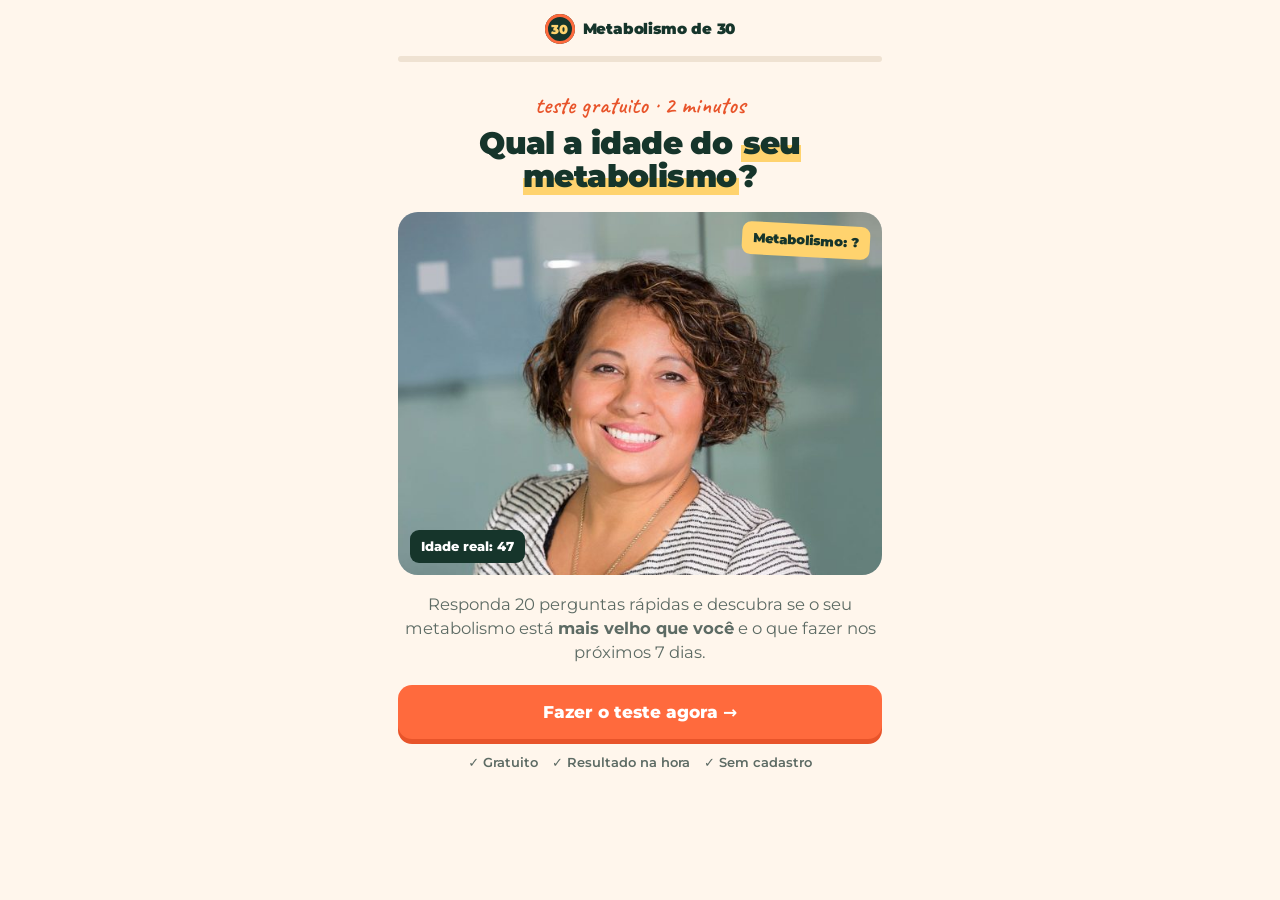
<file: metabolismo-de-30/index.html>
<!doctype html>
<html lang="pt-BR">
<head>
<meta charset="utf-8">
<meta name="viewport" content="width=device-width, initial-scale=1, viewport-fit=cover">
<title>Qual a idade do seu metabolismo? · Metabolismo de 30</title>
<meta name="description" content="Teste gratuito de 2 minutos: descubra a idade do seu metabolismo e receba seu plano do Desafio de Jejum 5 em 7.">
<meta name="theme-color" content="#16352B">
<meta property="og:title" content="Qual a idade do seu metabolismo?">
<meta property="og:description" content="Teste gratuito de 2 minutos. Resultado na hora.">
<meta property="og:image" content="img/og.jpg">
<script>
/* ===== CONFIG (só mexer aqui) ===== */
window.M30 = {
  CHECKOUT_URL: "",          // link do checkout Cakto do produto principal (R$ 27). Vazio = botão mostra aviso.
  META_PIXEL_ID: "",         // ID do pixel/conjunto de dados do Meta. Vazio = pixel desligado.
  PRECO: "27",
  PRECO_DE: "97"
};
</script>
<style>
@font-face{font-family:M;src:url(fonts/montserrat-latin-400-normal.woff2) format('woff2');font-weight:400;font-display:swap}
@font-face{font-family:M;src:url(fonts/montserrat-latin-600-normal.woff2) format('woff2');font-weight:600;font-display:swap}
@font-face{font-family:M;src:url(fonts/montserrat-latin-700-normal.woff2) format('woff2');font-weight:700;font-display:swap}
@font-face{font-family:M;src:url(fonts/montserrat-latin-800-normal.woff2) format('woff2');font-weight:800;font-display:swap}
@font-face{font-family:M;src:url(fonts/montserrat-latin-900-normal.woff2) format('woff2');font-weight:900;font-display:swap}
@font-face{font-family:C;src:url(fonts/Caveat-600n-latin.woff2) format('woff2');font-weight:600;font-display:swap}
:root{--g:#16352B;--g2:#24503F;--t:#FF6A3D;--t2:#E8542A;--cr:#FFF6EC;--y:#FFD36E;--mt:#CDEBD8;--tx:#1d2a24;--mu:#5d6b64;--ln:#ead9c6;--w:#fff}
*{box-sizing:border-box;margin:0;padding:0}
html,body{background:var(--cr);color:var(--tx);font-family:M,system-ui,sans-serif;font-size:16px;line-height:1.45;-webkit-font-smoothing:antialiased}
button{font-family:inherit;cursor:pointer}
.wrap{max-width:520px;margin:0 auto;padding:0 18px}
.top{position:sticky;top:0;z-index:20;background:var(--cr);padding:12px 0 8px}
.top .row{display:flex;align-items:center;gap:12px}
.back{width:34px;height:34px;border-radius:50%;border:0;background:transparent;font-size:22px;color:var(--g);visibility:hidden}
.logo{display:flex;align-items:center;gap:8px;font-weight:900;color:var(--g);font-size:15px;letter-spacing:-.2px;flex:1;justify-content:center}
.seal{width:30px;height:30px;border-radius:50%;background:var(--g);color:var(--y);display:grid;place-items:center;font-weight:900;font-size:13px;box-shadow:0 0 0 3px var(--t) inset}
.bar{height:6px;background:#efe2d2;border-radius:6px;margin-top:10px;overflow:hidden}
.bar i{display:block;height:100%;width:0;background:var(--t);border-radius:6px;transition:width .35s}
.scr{display:none;padding:18px 0 120px;animation:in .3s ease}
.scr.on{display:block}
@keyframes in{from{opacity:0;transform:translateY(8px)}to{opacity:1;transform:none}}
h1{font-weight:900;font-size:31px;line-height:1.08;color:var(--g);letter-spacing:-.6px}
h2{font-weight:800;font-size:23px;line-height:1.18;color:var(--g);letter-spacing:-.3px;margin-bottom:18px;text-align:center}
.lead{font-size:16.5px;color:var(--mu);margin-top:12px}
.hl{background:linear-gradient(transparent 55%,var(--y) 55%);padding:0 2px}
.hand{font-family:C,cursive;font-weight:600;color:var(--t2);font-size:24px}
.btn{display:block;width:100%;border:0;border-radius:14px;background:var(--t);color:#fff;font-weight:800;font-size:17px;padding:17px 18px;text-align:center;text-decoration:none;box-shadow:0 5px 0 var(--t2);transition:transform .08s}
.btn:active{transform:translateY(3px);box-shadow:0 2px 0 var(--t2)}
.btn.g{background:var(--g);box-shadow:0 5px 0 #0c2019}
.opts{display:flex;flex-direction:column;gap:11px}
.opt{display:flex;align-items:center;gap:13px;width:100%;text-align:left;background:var(--w);border:2px solid var(--ln);border-radius:14px;padding:14px 15px;font-size:15.5px;font-weight:600;color:var(--tx);transition:border-color .15s,background .15s}
.opt .e{font-size:24px;width:30px;text-align:center;flex:none}
.opt:hover{border-color:var(--t)}
.opt.sel{border-color:var(--g);background:var(--mt)}
.grid2{display:grid;grid-template-columns:1fr 1fr;gap:11px}
.age{background:var(--w);border:2px solid var(--ln);border-radius:16px;padding:18px 10px;text-align:center;font-weight:800;color:var(--g)}
.age b{display:block;font-size:30px;font-weight:900;letter-spacing:-1px}
.age span{font-size:13px;color:var(--mu);font-weight:600}
.age:hover{border-color:var(--t)}
.chips{display:flex;flex-wrap:wrap;gap:9px;justify-content:center;margin-bottom:22px}
.chip{border:2px solid var(--ln);background:var(--w);border-radius:40px;padding:11px 16px;font-weight:700;font-size:15px;color:var(--tx)}
.chip.sel{background:var(--g);border-color:var(--g);color:#fff}
.card{background:var(--w);border-radius:18px;padding:20px;border:1px solid var(--ln)}
.info{text-align:center}
.info .big{font-size:52px;margin-bottom:6px}
.info p{font-size:16.5px;margin-top:10px}
.slider-box{background:var(--w);border-radius:18px;border:1px solid var(--ln);padding:26px 18px;text-align:center;margin-bottom:22px}
.slider-box .val{font-weight:900;font-size:46px;color:var(--g);letter-spacing:-1px}
.slider-box .val small{font-size:20px;font-weight:700;color:var(--mu);margin-left:4px}
input[type=range]{width:100%;margin:18px 0 6px;accent-color:var(--t);height:30px}
.ticks{display:flex;justify-content:space-between;font-size:12px;color:var(--mu)}
.field{width:100%;border:2px solid var(--ln);border-radius:14px;padding:16px;font-size:18px;font-family:inherit;margin-bottom:16px;background:#fff}
.field:focus{outline:none;border-color:var(--g)}
.note{font-size:12.5px;color:var(--mu);text-align:center;margin-top:12px}
.hero-photo{border-radius:20px;overflow:hidden;margin:18px 0;position:relative;aspect-ratio:4/3;background:#ddd}
.hero-photo img{width:100%;height:100%;object-fit:cover;object-position:center 25%}
.hero-photo .tag{position:absolute;left:12px;bottom:12px;background:var(--g);color:#fff;font-weight:800;font-size:13px;padding:7px 11px;border-radius:9px}
.hero-photo .tag2{position:absolute;right:12px;top:12px;background:var(--y);color:var(--g);font-weight:900;font-size:13px;padding:7px 11px;border-radius:9px;transform:rotate(3deg)}
.trust{display:flex;justify-content:center;gap:14px;flex-wrap:wrap;margin-top:14px;font-size:13px;color:var(--mu);font-weight:600}
.loading{text-align:center;padding-top:30px}
.ring{width:150px;height:150px;margin:0 auto 22px;border-radius:50%;background:conic-gradient(var(--t) calc(var(--p)*1%),#efe2d2 0);display:grid;place-items:center;--p:0}
.ring div{width:122px;height:122px;border-radius:50%;background:var(--cr);display:grid;place-items:center;font-weight:900;font-size:32px;color:var(--g)}
.steps{list-style:none;text-align:left;max-width:340px;margin:20px auto 0}
.steps li{padding:9px 0;color:#b9a994;font-weight:600;display:flex;gap:10px;align-items:center}
.steps li.ok{color:var(--g)}
.steps li.ok:before{content:"✓";color:#fff;background:var(--g);border-radius:50%;width:22px;height:22px;display:inline-grid;place-items:center;font-size:13px}
.steps li:not(.ok):before{content:"";width:22px;height:22px;border-radius:50%;border:2px solid #e2d3c0}
/* resultado */
.res-head{text-align:center}
.res-head .kicker{display:inline-block;background:var(--g);color:var(--y);font-weight:800;font-size:12.5px;letter-spacing:.8px;text-transform:uppercase;padding:7px 12px;border-radius:30px;margin-bottom:14px}
.agebox{display:grid;grid-template-columns:1fr 1fr;gap:10px;margin:20px 0 8px}
.agebox div{border-radius:16px;padding:16px 8px;text-align:center}
.agebox .a1{background:var(--w);border:1px solid var(--ln)}
.agebox .a2{background:var(--g);color:#fff}
.agebox small{display:block;font-size:12px;font-weight:700;text-transform:uppercase;letter-spacing:.6px;opacity:.8}
.agebox b{display:block;font-size:44px;font-weight:900;letter-spacing:-1.5px;line-height:1.1}
.agebox .a2 b{color:var(--y)}
.gauge{height:14px;border-radius:10px;background:linear-gradient(90deg,#3bb273,#ffd36e 50%,#ff6a3d);position:relative;margin:24px 4px 6px}
.gauge i{position:absolute;top:-7px;width:4px;height:28px;background:var(--g);border-radius:3px;transform:translateX(-50%)}
.gauge-l{display:flex;justify-content:space-between;font-size:11.5px;color:var(--mu);font-weight:700;margin:0 4px}
.alert{background:#fff1df;border:1.5px solid #ffc98a;border-radius:14px;padding:13px 15px;font-weight:700;color:#8a4b00;font-size:14.5px;margin:18px 0;display:flex;gap:10px}
.prof{background:var(--mt);border-radius:18px;padding:20px;margin:18px 0}
.prof h3{font-weight:900;color:var(--g);font-size:21px;margin:4px 0 8px}
.prof .lab{font-size:12px;font-weight:800;letter-spacing:.8px;text-transform:uppercase;color:var(--g2)}
.list{list-style:none;margin-top:10px}
.list li{padding:6px 0 6px 28px;position:relative;font-size:15.5px}
.list li:before{content:"";position:absolute;left:0;top:9px;width:18px;height:18px;border-radius:50%;background:var(--t);box-shadow:inset 0 0 0 5px #fff;border:2px solid var(--t)}
.sec{margin-top:34px}
.sec h2{text-align:left;margin-bottom:12px}
.mock{position:relative;margin:10px auto 0;max-width:420px}
.mock img{width:100%;display:block}
.week{display:grid;grid-template-columns:repeat(7,1fr);gap:5px;margin-top:12px}
.week div{border-radius:10px;padding:9px 2px;text-align:center;font-size:11px;font-weight:700}
.week .f{background:var(--g);color:#fff}
.week .p{background:var(--y);color:var(--g)}
.week b{display:block;font-size:15px;font-weight:900}
.inc{display:flex;gap:14px;align-items:flex-start;padding:14px 0;border-bottom:1px dashed var(--ln)}
.inc .n{flex:none;width:38px;height:38px;border-radius:11px;background:var(--g);color:var(--y);display:grid;place-items:center;font-weight:900}
.inc h4{font-weight:800;color:var(--g);font-size:16px}
.inc p{font-size:14.5px;color:var(--mu);margin-top:2px}
.price{background:var(--g);color:#fff;border-radius:22px;padding:26px 20px;text-align:center;margin-top:30px;position:relative;overflow:hidden}
.price:after{content:"";position:absolute;right:-40px;top:-40px;width:140px;height:140px;border-radius:50%;background:rgba(255,211,110,.12)}
.price .de{text-decoration:line-through;opacity:.7;font-weight:600}
.price .por{font-size:58px;font-weight:900;letter-spacing:-2px;color:var(--y);line-height:1.05;margin:4px 0}
.price .por small{font-size:24px;letter-spacing:0;margin-right:4px}
.price .pix{font-size:13.5px;opacity:.85;margin-bottom:16px}
.guar{display:flex;gap:14px;align-items:center;background:var(--w);border:1px solid var(--ln);border-radius:18px;padding:18px;margin-top:22px}
.guar .s{flex:none;width:70px;height:70px;border-radius:50%;background:var(--y);display:grid;place-items:center;text-align:center;font-weight:900;color:var(--g);font-size:12px;line-height:1.1;box-shadow:0 0 0 4px #fff,0 0 0 6px var(--y)}
.guar .s b{font-size:24px;display:block}
.faq details{background:var(--w);border:1px solid var(--ln);border-radius:14px;padding:15px 16px;margin-bottom:9px}
.faq summary{font-weight:800;color:var(--g);cursor:pointer;list-style:none;display:flex;justify-content:space-between;gap:10px}
.faq summary:after{content:"+";font-size:20px;line-height:1;color:var(--t)}
.faq details[open] summary:after{content:"–"}
.faq p{margin-top:9px;font-size:15px;color:var(--mu)}
.foot{margin-top:40px;padding:22px 0 30px;border-top:1px solid var(--ln);font-size:11.5px;color:var(--mu);text-align:center;line-height:1.55}
.sticky{position:fixed;left:0;right:0;bottom:0;background:rgba(255,246,236,.97);backdrop-filter:blur(6px);border-top:1px solid var(--ln);padding:10px 16px calc(10px + env(safe-area-inset-bottom));z-index:30;transform:translateY(110%);transition:transform .3s}
.sticky.on{transform:none}
.sticky .wrap{display:flex;gap:12px;align-items:center;padding:0}
.sticky .p{font-weight:900;color:var(--g);font-size:20px;white-space:nowrap}
.sticky .p small{display:block;font-size:11px;color:var(--mu);font-weight:700;text-decoration:line-through}
.sticky .btn{padding:14px 10px;font-size:15.5px}
.toast{position:fixed;left:50%;bottom:90px;transform:translateX(-50%);background:var(--g);color:#fff;padding:12px 16px;border-radius:12px;font-size:14px;font-weight:700;z-index:40;display:none;max-width:90%}
</style>
</head>
<body>
<header class="top"><div class="wrap">
  <div class="row"><button class="back" id="back" aria-label="Voltar">←</button><div class="logo"><span class="seal">30</span>Metabolismo de 30</div><span style="width:34px"></span></div>
  <div class="bar"><i id="bar"></i></div>
</div></header>

<main class="wrap" id="app">

<!-- 0 CAPA -->
<section class="scr on" data-s="capa">
  <p class="hand" style="text-align:center">teste gratuito · 2 minutos</p>
  <h1 style="text-align:center;margin-top:4px">Qual a idade do <span class="hl">seu metabolismo</span>?</h1>
  <div class="hero-photo"><img src="img/1181686.jpg" alt="Mulher sorrindo"><span class="tag">Idade real: 47</span><span class="tag2">Metabolismo: ?</span></div>
  <p class="lead" style="text-align:center;margin-bottom:20px">Responda 20 perguntas rápidas e descubra se o seu metabolismo está <b>mais velho que você</b> e o que fazer nos próximos 7 dias.</p>
  <button class="btn" data-next>Fazer o teste agora →</button>
  <div class="trust"><span>✓ Gratuito</span><span>✓ Resultado na hora</span><span>✓ Sem cadastro</span></div>
</section>

<!-- 1 IDADE -->
<section class="scr" data-s="idade" data-q>
  <h2>Qual a sua faixa de idade?</h2>
  <div class="grid2">
    <button class="age" data-v="25"><b>18–29</b><span>anos</span></button>
    <button class="age" data-v="35"><b>30–39</b><span>anos</span></button>
    <button class="age" data-v="45"><b>40–49</b><span>anos</span></button>
    <button class="age" data-v="55"><b>50–59</b><span>anos</span></button>
    <button class="age" data-v="63" style="grid-column:1/3"><b>60+</b><span>anos</span></button>
  </div>
</section>

<!-- 2 INFO -->
<section class="scr" data-s="info1">
  <div class="card info"><div class="big">⏳</div>
    <h2 style="margin-bottom:6px">Depois dos 35, o corpo muda as regras do jogo</h2>
    <p>Menos massa muscular, hormônios mudando e uma rotina mais corrida fazem o corpo <b>gastar menos e guardar mais</b>.</p>
    <p>É por isso que a dieta que funcionava aos 25 <span class="hl">para de funcionar</span>. Não é falta de força de vontade.</p>
  </div>
  <div style="height:22px"></div><button class="btn" data-next>Continuar</button>
</section>

<!-- 3 ALTURA -->
<section class="scr" data-s="altura">
  <h2>Qual a sua altura?</h2>
  <div class="slider-box"><div class="val"><span id="vAlt">162</span><small>cm</small></div>
    <input type="range" id="alt" min="140" max="200" value="162"><div class="ticks"><span>140</span><span>170</span><span>200</span></div></div>
  <button class="btn" data-next>Continuar</button>
</section>

<!-- 4 PESO -->
<section class="scr" data-s="peso">
  <h2>Qual o seu peso atual?</h2>
  <div class="slider-box"><div class="val"><span id="vPeso">72</span><small>kg</small></div>
    <input type="range" id="peso" min="40" max="160" value="72"><div class="ticks"><span>40</span><span>100</span><span>160</span></div></div>
  <button class="btn" data-next>Continuar</button>
</section>

<!-- 5 BARRIGA (inchado) -->
<section class="scr" data-s="barriga" data-q data-dim="inch">
  <h2>Como você descreveria sua barriga hoje?</h2>
  <div class="opts">
    <button class="opt" data-v="0"><span class="e">🙂</span>Plana ou quase plana</button>
    <button class="opt" data-v="1"><span class="e">😐</span>Um pouco de barriga, disfarço com roupa</button>
    <button class="opt" data-v="2"><span class="e">😕</span>Saliente, é a primeira coisa que noto</button>
    <button class="opt" data-v="3"><span class="e">😣</span>Dura e estufada quase o tempo todo</button>
  </div>
</section>

<!-- 6 SANFONA (travado) -->
<section class="scr" data-s="sanfona" data-q data-dim="trav">
  <h2>Quantas vezes você já emagreceu e engordou de novo?</h2>
  <div class="opts">
    <button class="opt" data-v="0"><span class="e">🙂</span>Nunca aconteceu</button>
    <button class="opt" data-v="1"><span class="e">😐</span>1 ou 2 vezes</button>
    <button class="opt" data-v="2"><span class="e">😕</span>3 a 5 vezes</button>
    <button class="opt" data-v="3"><span class="e">😩</span>Perdi as contas</button>
  </div>
</section>

<!-- 7 ULTIMOS 2 ANOS (travado) -->
<section class="scr" data-s="2anos" data-q data-dim="trav">
  <h2>Nos últimos 2 anos, o que aconteceu com o seu peso?</h2>
  <div class="opts">
    <button class="opt" data-v="0"><span class="e">⚖️</span>Ficou igual</button>
    <button class="opt" data-v="1"><span class="e">📈</span>Subiu até 5 kg</button>
    <button class="opt" data-v="2"><span class="e">📈</span>Subiu de 5 a 10 kg</button>
    <button class="opt" data-v="3"><span class="e">🚨</span>Subiu mais de 10 kg</button>
  </div>
</section>

<!-- 8 INFO -->
<section class="scr" data-s="info2">
  <div class="card info"><div class="big">🤝</div>
    <h2 style="margin-bottom:6px">Você não está sozinha</h2>
    <p>O efeito sanfona é um dos sinais mais comuns de um metabolismo que <b>aprendeu a se defender</b>: cada dieta radical ensina o corpo a guardar mais na próxima vez.</p>
    <p>A boa notícia: dá pra <span class="hl">reeducar esse ritmo</span> sem passar fome. Siga respondendo.</p>
  </div>
  <div style="height:22px"></div><button class="btn" data-next>Continuar</button>
</section>

<!-- 9 CARBO (doce) -->
<section class="scr" data-s="carbo" data-q data-dim="doce">
  <h2>Como você se sente depois de comer pão, massa ou arroz?</h2>
  <div class="opts">
    <button class="opt" data-v="0"><span class="e">⚡</span>Normal, com energia</button>
    <button class="opt" data-v="1"><span class="e">🥱</span>Um soninho leve</button>
    <button class="opt" data-v="2"><span class="e">😴</span>Muito sono, quase não funciono</button>
    <button class="opt" data-v="3"><span class="e">🍞</span>Sono pesado e fome de novo em 2 horas</button>
  </div>
</section>

<!-- 10 DOCE (doce) -->
<section class="scr" data-s="doce" data-q data-dim="doce">
  <h2>Você sente vontade forte de doce durante o dia?</h2>
  <div class="opts">
    <button class="opt" data-v="0"><span class="e">🍎</span>Raramente</button>
    <button class="opt" data-v="1"><span class="e">🍫</span>De vez em quando, controlo bem</button>
    <button class="opt" data-v="2"><span class="e">🍰</span>Quase todo dia, à tarde ou à noite</button>
    <button class="opt" data-v="3"><span class="e">🍩</span>Parece um vício, não consigo parar</button>
  </div>
</section>

<!-- 11 ESTRESSE (estr) -->
<section class="scr" data-s="estresse" data-q data-dim="estr">
  <h2>Como está o seu nível de estresse no dia a dia?</h2>
  <div class="opts">
    <button class="opt" data-v="0"><span class="e">😌</span>Tranquilo, lido bem</button>
    <button class="opt" data-v="1"><span class="e">🤔</span>Moderado, administro</button>
    <button class="opt" data-v="2"><span class="e">😮‍💨</span>Alto, vivo sobrecarregada</button>
    <button class="opt" data-v="3"><span class="e">🤯</span>No limite quase todo dia</button>
  </div>
</section>

<!-- 12 SONO (estr) -->
<section class="scr" data-s="sono" data-q data-dim="estr">
  <h2>Como é a qualidade do seu sono?</h2>
  <div class="opts">
    <button class="opt" data-v="0"><span class="e">🌙</span>Durmo bem e acordo descansada</button>
    <button class="opt" data-v="1"><span class="e">🛏️</span>Razoável, às vezes acordo cansada</button>
    <button class="opt" data-v="2"><span class="e">🌀</span>Demoro pra dormir ou acordo de madrugada</button>
    <button class="opt" data-v="3"><span class="e">🥀</span>Durmo pouco e acordo pior do que deitei</button>
  </div>
</section>

<!-- 13 AREAS (multi) -->
<section class="scr" data-s="areas" data-multi>
  <h2>Onde você mais quer ver diferença?</h2>
  <p class="note" style="margin:-8px 0 16px">Pode marcar mais de uma</p>
  <div class="chips">
    <button class="chip">Barriga</button><button class="chip">Pochete</button><button class="chip">Braços</button><button class="chip">Culote</button>
    <button class="chip">Costas</button><button class="chip">Coxas</button><button class="chip">Rosto inchado</button><button class="chip">Pernas</button>
  </div>
  <button class="btn" data-next>Continuar</button>
</section>

<!-- 14 INFO: como funciona -->
<section class="scr" data-s="info3">
  <h2>Como funciona o jejum 5 em 7</h2>
  <div class="card">
    <div class="week">
      <div class="f">SEG<b>12h</b></div><div class="f">TER<b>13h</b></div><div class="f">QUA<b>14h</b></div><div class="p">QUI<b>pausa</b></div><div class="f">SEX<b>14h</b></div><div class="f">SÁB<b>16h</b></div><div class="p">DOM<b>pausa</b></div>
    </div>
    <ul class="list" style="margin-top:16px">
      <li><b>5 dias</b> de jejum guiado, com a janela crescendo aos poucos (12 h → 16 h). A maior parte acontece <b>enquanto você dorme</b>.</li>
      <li><b>2 dias de pausa</b> pra o corpo não entrar em modo defesa.</li>
      <li>Cardápio pronto pra <b>quebrar o jejum</b> sem cair no doce.</li>
    </ul>
  </div>
  <p class="note">Sem remédio, sem shake, sem contar caloria.</p>
  <div style="height:16px"></div><button class="btn" data-next>Continuar respondendo</button>
</section>

<!-- 15 INTESTINO (inch) -->
<section class="scr" data-s="intestino" data-q data-dim="inch">
  <h2>Como funciona o seu intestino?</h2>
  <div class="opts">
    <button class="opt" data-v="0"><span class="e">✅</span>Todo dia, sem problema</button>
    <button class="opt" data-v="1"><span class="e">📅</span>Às vezes fico 1 ou 2 dias sem ir</button>
    <button class="opt" data-v="2"><span class="e">🔒</span>Preso com frequência</button>
    <button class="opt" data-v="3"><span class="e">🎈</span>Desregulado, com inchaço e gases</button>
  </div>
</section>

<!-- 16 DIETA (trav) -->
<section class="scr" data-s="dieta" data-q data-dim="trav">
  <h2>Quando você faz dieta, o que acontece?</h2>
  <div class="opts">
    <button class="opt" data-v="0"><span class="e">👍</span>Funciona e eu mantenho</button>
    <button class="opt" data-v="1"><span class="e">🐢</span>Funciona, mas bem mais devagar que antes</button>
    <button class="opt" data-v="2"><span class="e">🧱</span>Parece que nada funciona mais</button>
    <button class="opt" data-v="3"><span class="e">😤</span>Como pouco e mesmo assim não sai do lugar</button>
  </div>
</section>

<!-- 17 ENERGIA (estr) -->
<section class="scr" data-s="energia" data-q data-dim="estr">
  <h2>Como fica a sua energia ao longo do dia?</h2>
  <div class="opts">
    <button class="opt" data-v="0"><span class="e">🔋</span>Alta, dou conta de tudo</button>
    <button class="opt" data-v="1"><span class="e">🪫</span>Razoável, com quedas à tarde</button>
    <button class="opt" data-v="2"><span class="e">☕</span>Só funciono à base de café</button>
    <button class="opt" data-v="3"><span class="e">🧟‍♀️</span>Acordo cansada e passo o dia arrastada</button>
  </div>
</section>

<!-- 18 JEJUM ANTES -->
<section class="scr" data-s="jejum" data-q data-key="jejum">
  <h2>Você já tentou fazer jejum?</h2>
  <div class="opts">
    <button class="opt" data-v="0"><span class="e">🆕</span>Nunca tentei</button>
    <button class="opt" data-v="1"><span class="e">😵</span>Tentei e desisti, passei mal ou fome</button>
    <button class="opt" data-v="2"><span class="e">🔁</span>Faço às vezes, sem método</button>
    <button class="opt" data-v="3"><span class="e">🏅</span>Faço com frequência</button>
  </div>
</section>

<!-- 19 FOME -->
<section class="scr" data-s="fome" data-q data-key="fome">
  <h2>Em que hora do dia a fome aperta mais?</h2>
  <div class="opts">
    <button class="opt" data-v="0"><span class="e">🌅</span>De manhã, acordo com fome</button>
    <button class="opt" data-v="1"><span class="e">☀️</span>À tarde</button>
    <button class="opt" data-v="2"><span class="e">🌙</span>À noite, depois do jantar</button>
    <button class="opt" data-v="3"><span class="e">🔄</span>O dia inteiro</button>
  </div>
</section>

<!-- 20 META -->
<section class="scr" data-s="meta" data-q data-key="meta">
  <h2>O que você mais quer sentir daqui a 7 dias?</h2>
  <div class="opts">
    <button class="opt" data-v="0"><span class="e">🎈</span>Barriga desinchada</button>
    <button class="opt" data-v="1"><span class="e">🍬</span>Controle da vontade de doce</button>
    <button class="opt" data-v="2"><span class="e">👖</span>A roupa servindo melhor</button>
    <button class="opt" data-v="3"><span class="e">⚡</span>Mais disposição</button>
  </div>
</section>

<!-- 21 NOME -->
<section class="scr" data-s="nome">
  <h2>Pra finalizar: como você se chama?</h2>
  <input class="field" id="nome" placeholder="Seu primeiro nome" autocomplete="given-name" maxlength="30">
  <input class="field" id="idadeExata" type="number" inputmode="numeric" placeholder="Sua idade (ex.: 46)" min="18" max="90">
  <button class="btn" id="calc">Ver meu resultado</button>
  <p class="note">Usamos só pra montar o seu resultado. Nada é enviado.</p>
</section>

<!-- 22 LOADING -->
<section class="scr" data-s="loading">
  <div class="loading">
    <div class="ring" id="ring"><div id="ringN">0%</div></div>
    <h2 style="margin-bottom:0">Calculando a idade do seu metabolismo…</h2>
    <ul class="steps" id="steps">
      <li>Analisando peso e altura</li><li>Cruzando sono, estresse e energia</li><li>Avaliando inchaço e intestino</li><li>Medindo a resposta à dieta</li><li>Montando seu plano 5 em 7</li>
    </ul>
  </div>
</section>

<!-- 23 RESULTADO + OFERTA -->
<section class="scr" data-s="resultado">
  <div class="res-head">
    <span class="kicker">Seu resultado</span>
    <h1 id="rTitle">Ana, seu metabolismo tem 54 anos</h1>
  </div>
  <div class="agebox">
    <div class="a1"><small>Idade real</small><b id="rReal">46</b></div>
    <div class="a2"><small>Idade do metabolismo</small><b id="rMeta">54</b></div>
  </div>
  <div class="gauge"><i id="rPin" style="left:70%"></i></div>
  <div class="gauge-l"><span>Jovem</span><span>Desacelerado</span><span>Travado</span></div>
  <div class="alert" id="rAlert"><span>⚠️</span><span id="rAlertT">Seu metabolismo está 8 anos mais velho que você.</span></div>
  <p id="rImc" style="font-size:14.5px;color:var(--mu)"></p>

  <div class="prof">
    <div class="lab">Seu perfil</div>
    <h3 id="pNome">Metabolismo Travado</h3>
    <p id="pDesc"></p>
    <ul class="list" id="pSinais"></ul>
  </div>

  <div class="card" style="margin-top:6px">
    <p class="hand" style="font-size:22px">o que fazer agora</p>
    <p style="font-weight:700;color:var(--g);font-size:17px;margin-top:2px" id="planoT">O seu plano é o Desafio de Jejum 5 em 7</p>
    <p style="margin-top:8px;font-size:15px" id="planoD"></p>
  </div>

  <div style="height:20px"></div>
  <a class="btn cta" href="#oferta" data-cta="resultado">Quero meu plano de 7 dias →</a>

  <div class="sec" id="oferta">
    <p class="hand">apresentando</p>
    <h2 style="font-size:27px">Metabolismo de 30 · Desafio de Jejum 5 em 7</h2>
    <p>Um plano de 7 dias, passo a passo, pra você <b>desinchar, controlar a vontade de doce e destravar a rotina</b> com um jejum que respeita a sua idade. Sem remédio, sem shake e sem passar o dia com fome.</p>
    <div class="mock"><img src="img/mockup.png" alt="Guia Metabolismo de 30" loading="lazy"></div>
  </div>

  <div class="sec">
    <h2>Sua semana</h2>
    <div class="week">
      <div class="f">DIA 1<b>12h</b></div><div class="f">DIA 2<b>13h</b></div><div class="f">DIA 3<b>14h</b></div><div class="p">DIA 4<b>pausa</b></div><div class="f">DIA 5<b>14h</b></div><div class="f">DIA 6<b>16h</b></div><div class="p">DIA 7<b>pausa</b></div>
    </div>
    <p class="note" id="janela">Sua janela sugerida: comer das 10h às 18h.</p>
  </div>

  <div class="sec">
    <h2>O que você recebe</h2>
    <div class="inc"><span class="n">1</span><div><h4>Guia do Desafio 5 em 7</h4><p>Os 7 dias explicados um a um: horário da janela, o que tomar no jejum, como quebrar o jejum e a tarefa do dia.</p></div></div>
    <div class="inc"><span class="n">2</span><div><h4>Cardápio dos 7 dias</h4><p>Café, almoço e jantar dentro da janela, com comida de mercado comum.</p></div></div>
    <div class="inc"><span class="n">3</span><div><h4>Plano SOS Fome</h4><p>O que fazer nos 3 momentos em que a fome aperta, pra não largar no dia 2.</p></div></div>
    <div class="inc"><span class="n">4</span><div><h4>Lista de compras + Diário de 7 dias</h4><p>Imprima ou use no celular: marque cada dia, a água e como você se sentiu.</p></div></div>
    <div class="inc" style="border:0"><span class="n">5</span><div><h4>Depois do dia 7</h4><p>Como manter o ritmo sem voltar pro efeito sanfona.</p></div></div>
  </div>

  <div class="price">
    <div class="de">De R$ <span class="pDe">97</span></div>
    <div class="por"><small>R$</small><span class="pPor">27</span></div>
    <div class="pix">pagamento único · Pix ou cartão · acesso imediato no e-mail</div>
    <a class="btn cta" href="#" data-cta="preco">Quero começar o desafio →</a>
  </div>

  <div class="guar"><div class="s"><b>7</b>DIAS</div><div><b style="color:var(--g)">Garantia de 7 dias</b><p style="font-size:14.5px;color:var(--mu);margin-top:3px">Faça o desafio. Se não gostar, peça o reembolso em até 7 dias e recebe 100% de volta. Sem pergunta.</p></div></div>

  <div class="sec faq">
    <h2>Perguntas frequentes</h2>
    <details><summary>Vou passar fome?</summary><p>A janela começa em 12 h (por exemplo, das 20h às 8h), que é praticamente a sua noite de sono. Ela cresce aos poucos e o guia traz o que tomar e o que fazer quando a fome aparece.</p></details>
    <details><summary>Funciona depois dos 40 ou 50?</summary><p>O desafio foi pensado pra mulheres a partir dos 35, com janela progressiva e 2 dias de pausa por semana. Resultados variam de pessoa pra pessoa.</p></details>
    <details><summary>Preciso comprar shake, chá ou suplemento?</summary><p>Não. O cardápio usa comida de mercado comum.</p></details>
    <details><summary>Como recebo?</summary><p>Logo após o pagamento você recebe o acesso no e-mail. O material é digital (PDF) e abre no celular.</p></details>
    <details><summary>Quem não deve fazer?</summary><p>Gestantes, lactantes, menores de 18, pessoas com diabetes em uso de medicação, com histórico de transtorno alimentar ou qualquer condição de saúde: converse com seu médico antes de começar.</p></details>
  </div>

  <a class="btn cta" href="#" data-cta="faq" style="margin-top:22px">Quero meu Metabolismo de 30 →</a>

  <footer class="foot">
    Metabolismo de 30 · Desafio de Jejum 5 em 7 é um conteúdo educativo de rotina alimentar. Não é tratamento, não substitui acompanhamento médico ou nutricional e não promete resultado específico: resultados variam de pessoa pra pessoa. A "idade do metabolismo" deste teste é uma estimativa ilustrativa baseada nas suas respostas, não um exame.<br><br>
    Este site não faz parte do Facebook ou da Meta Platforms, Inc.
  </footer>
</section>
</main>

<div class="sticky" id="sticky"><div class="wrap"><div class="p"><small>R$ <span class="pDe">97</span></small>R$ <span class="pPor">27</span></div><a class="btn cta" href="#" data-cta="sticky">Começar o desafio</a></div></div>
<div class="toast" id="toast"></div>

<script>
(function(){
var C=window.M30, $=function(s,r){return (r||document).querySelector(s)}, $$=function(s,r){return Array.prototype.slice.call((r||document).querySelectorAll(s))};
var scr=$$('.scr'), cur=0, hist=[], ans={dims:{trav:0,inch:0,doce:0,estr:0},keys:{}}, picked={};
var QTOTAL=scr.length-2;
/* pixel */
if(C.META_PIXEL_ID){!function(f,b,e,v,n,t,s){if(f.fbq)return;n=f.fbq=function(){n.callMethod?n.callMethod.apply(n,arguments):n.queue.push(arguments)};if(!f._fbq)f._fbq=n;n.push=n;n.loaded=!0;n.version='2.0';n.queue=[];t=b.createElement(e);t.async=!0;t.src=v;s=b.getElementsByTagName(e)[0];s.parentNode.insertBefore(t,s)}(window,document,'script','https://connect.facebook.net/en_US/fbevents.js');fbq('init',C.META_PIXEL_ID);fbq('track','PageView');}
function px(ev,data){try{if(window.fbq)fbq('track',ev,data||{})}catch(e){}}
$$('.pPor').forEach(function(e){e.textContent=C.PRECO}); $$('.pDe').forEach(function(e){e.textContent=C.PRECO_DE});
function show(i,push){ if(push!==false)hist.push(cur); scr[cur].classList.remove('on'); cur=i; scr[cur].classList.add('on');
  $('#bar').style.width=Math.min(100,Math.round(cur/(scr.length-1)*100))+'%';
  $('#back').style.visibility=(cur>0&&scr[cur].dataset.s!=='loading'&&scr[cur].dataset.s!=='resultado')?'visible':'hidden';
  window.scrollTo(0,0);
  if(scr[cur].dataset.s==='loading')runLoading();
  $('#sticky').classList.toggle('on',scr[cur].dataset.s==='resultado');
}
function next(){show(cur+1)}
$('#back').onclick=function(){if(hist.length){var p=hist.pop();show(p,false)}};
$$('[data-next]').forEach(function(b){b.onclick=next});
/* single choice */
$$('.scr[data-q]').forEach(function(s){
  $$('.opt,.age',s).forEach(function(b){b.onclick=function(){
    $$('.opt,.age',s).forEach(function(x){x.classList.remove('sel')}); b.classList.add('sel');
    var v=+b.dataset.v, key=s.dataset.s;
    if(s.dataset.dim){ if(picked[key]!=null)ans.dims[s.dataset.dim]-=picked[key]; ans.dims[s.dataset.dim]+=v; }
    if(s.dataset.key)ans.keys[s.dataset.key]=v;
    if(key==='idade')ans.faixa=v;
    picked[key]=v; setTimeout(next,260);
  }});
});
$$('.chip').forEach(function(c){c.onclick=function(){c.classList.toggle('sel')}});
var alt=$('#alt'),peso=$('#peso');
alt.oninput=function(){$('#vAlt').textContent=alt.value}; peso.oninput=function(){$('#vPeso').textContent=peso.value};
$('#calc').onclick=function(){ ans.nome=($('#nome').value||'').trim().split(' ')[0]; var ie=+$('#idadeExata').value; ans.idade=(ie>=18&&ie<=90)?ie:(ans.faixa||45); px('Lead'); next(); };
function runLoading(){
  var p=0, li=$$('#steps li'); li.forEach(function(l){l.classList.remove('ok')});
  var t=setInterval(function(){p+=2; $('#ring').style.setProperty('--p',p); $('#ringN').textContent=p+'%';
    li.forEach(function(l,i){ if(p>=(i+1)*19)l.classList.add('ok') });
    if(p>=100){clearInterval(t); setTimeout(function(){buildResult(); next()},400)} },70);
}
var PERFIS={
 trav:{n:'Metabolismo Travado',d:'Seu corpo aprendeu a se defender: depois de tantas dietas, ele gasta menos e guarda mais. Por isso comer pouco não resolve e o peso volta.',s:['A dieta funciona cada vez menos','O peso volta (efeito sanfona)','Sensação de que o corpo "empacou"'],p:'O 5 em 7 alterna dias de jejum com 2 dias de pausa justamente pra não acionar o modo defesa que as dietas radicais acionam.'},
 inch:{n:'Metabolismo Inchado',d:'Seu corpo está segurando líquido e o intestino não está ajudando. A barriga estufa ao longo do dia e a roupa aperta mesmo sem você ter comido muito.',s:['Barriga estufada no fim do dia','Intestino preso ou desregulado','Rosto e pernas inchados'],p:'Nos 7 dias, a janela de jejum dá descanso pra digestão e o cardápio de quebra do jejum foi montado pra desinchar, com fibra, água e menos ultraprocessado.'},
 doce:{n:'Metabolismo Viciado em Doce',d:'Seu corpo vive numa montanha-russa: come carboidrato, dá sono, vem a fome de novo e a vontade de doce manda no seu dia.',s:['Sono depois do almoço','Vontade de doce à tarde ou à noite','Fome que volta em 2 horas'],p:'O desafio troca a montanha-russa por janelas fixas e uma quebra de jejum com proteína, que segura a fome e reduz a vontade de doce ao longo da semana.'},
 estr:{n:'Metabolismo Estressado',d:'Estresse alto, sono ruim e cansaço deixam o corpo em alerta, e um corpo em alerta segura gordura, principalmente na barriga.',s:['Sono leve ou curto','Cansaço que o café não resolve','Barriga que cresce nas fases de estresse'],p:'O 5 em 7 começa com uma janela leve que coincide com o sono, e cada dia tem uma tarefa curta de rotina pra baixar o estresse junto com o jejum.'}
};
function buildResult(){
  var h=+alt.value/100, w=+peso.value, imc=w/(h*h), d=ans.dims;
  var tot=d.trav+d.inch+d.doce+d.estr; /* 0..36 */
  var off=Math.round(tot/36*13)+(imc>=30?3:imc>=25?1:0)+((ans.idade||45)>=40?1:0);
  if(off<2&&tot>4)off=2;
  var meta=ans.idade+off, nome=ans.nome?ans.nome+', s':'S';
  var order=['trav','inch','doce','estr'].sort(function(a,b){return d[b]-d[a]}); var P=PERFIS[order[0]];
  $('#rTitle').textContent=nome+'eu metabolismo tem '+meta+' anos';
  $('#rReal').textContent=ans.idade; $('#rMeta').textContent=meta;
  $('#rPin').style.left=Math.max(6,Math.min(94,15+off*6))+'%';
  $('#rAlertT').textContent= off>0 ? 'Seu metabolismo está '+off+(off===1?' ano':' anos')+' mais velho que você. Sem mudar a rotina, a tendência é essa diferença aumentar.' : 'Seu metabolismo está em dia. O desafio ajuda a manter esse ritmo depois dos 35.';
  var faixa=imc<18.5?'abaixo do ideal':imc<25?'na faixa ideal':imc<30?'acima do ideal':'bem acima do ideal';
  $('#rImc').textContent='Seu IMC estimado é '+imc.toFixed(1).replace('.',',')+' ('+faixa+').';
  $('#pNome').textContent=P.n; $('#pDesc').textContent=P.d;
  $('#pSinais').innerHTML=P.s.map(function(x){return '<li>'+x+'</li>'}).join('');
  var j=ans.keys.jejum, intro = j===1?'Você já tentou jejum e desistiu: aqui é diferente, a janela começa em 12 h, quase toda dormindo. ':j===0?'Nunca fez jejum? Ótimo ponto de partida: a janela começa em 12 h, quase toda dormindo. ':'';
  $('#planoD').textContent=intro+P.p;
  var f=ans.keys.fome, jan = f===0?'comer das 8h às 16h (você tem mais fome de manhã)':f===2?'comer das 12h às 20h (sua fome aperta à noite)':'comer das 10h às 18h';
  $('#janela').textContent='Sua janela sugerida no dia de 16 h: '+jan+'. O guia ajusta os outros dias.';
  ans.meta=meta; ans.perfil=order[0];
  px('ViewContent',{content_name:'Metabolismo de 30',value:+C.PRECO,currency:'BRL'});
}
/* checkout */
function checkoutUrl(){
  if(!C.CHECKOUT_URL)return '';
  var u=new URL(C.CHECKOUT_URL), q=new URLSearchParams(location.search);
  q.forEach(function(v,k){ if(!u.searchParams.has(k))u.searchParams.set(k,v) });
  if(ans.nome&&!u.searchParams.has('name'))u.searchParams.set('name',ans.nome);
  return u.toString();
}
function toast(t){var e=$('#toast');e.textContent=t;e.style.display='block';setTimeout(function(){e.style.display='none'},2600)}
$$('.cta').forEach(function(a){a.addEventListener('click',function(ev){
  if(a.getAttribute('href')==='#oferta')return;
  ev.preventDefault(); var u=checkoutUrl();
  if(!u){toast('Checkout ainda não configurado.');return}
  px('InitiateCheckout',{value:+C.PRECO,currency:'BRL'}); location.href=u;
})});
})();
</script>
</body>
</html>
</file>
<file: assets/css/css2-827140c7.css>
/* cyrillic-ext */
@font-face {
  font-family: 'Inter';
  font-style: normal;
  font-weight: 400;
  font-display: swap;
  src: url("https://fonts.gstatic.com/s/inter/v20/UcC73FwrK3iLTeHuS_nVMrMxCp50SjIa2JL7SUc.woff2") format('woff2');
  unicode-range: U+0460-052F, U+1C80-1C8A, U+20B4, U+2DE0-2DFF, U+A640-A69F, U+FE2E-FE2F;
}
/* cyrillic */
@font-face {
  font-family: 'Inter';
  font-style: normal;
  font-weight: 400;
  font-display: swap;
  src: url("https://fonts.gstatic.com/s/inter/v20/UcC73FwrK3iLTeHuS_nVMrMxCp50SjIa0ZL7SUc.woff2") format('woff2');
  unicode-range: U+0301, U+0400-045F, U+0490-0491, U+04B0-04B1, U+2116;
}
/* greek-ext */
@font-face {
  font-family: 'Inter';
  font-style: normal;
  font-weight: 400;
  font-display: swap;
  src: url("https://fonts.gstatic.com/s/inter/v20/UcC73FwrK3iLTeHuS_nVMrMxCp50SjIa2ZL7SUc.woff2") format('woff2');
  unicode-range: U+1F00-1FFF;
}
/* greek */
@font-face {
  font-family: 'Inter';
  font-style: normal;
  font-weight: 400;
  font-display: swap;
  src: url("https://fonts.gstatic.com/s/inter/v20/UcC73FwrK3iLTeHuS_nVMrMxCp50SjIa1pL7SUc.woff2") format('woff2');
  unicode-range: U+0370-0377, U+037A-037F, U+0384-038A, U+038C, U+038E-03A1, U+03A3-03FF;
}
/* vietnamese */
@font-face {
  font-family: 'Inter';
  font-style: normal;
  font-weight: 400;
  font-display: swap;
  src: url("https://fonts.gstatic.com/s/inter/v20/UcC73FwrK3iLTeHuS_nVMrMxCp50SjIa2pL7SUc.woff2") format('woff2');
  unicode-range: U+0102-0103, U+0110-0111, U+0128-0129, U+0168-0169, U+01A0-01A1, U+01AF-01B0, U+0300-0301, U+0303-0304, U+0308-0309, U+0323, U+0329, U+1EA0-1EF9, U+20AB;
}
/* latin-ext */
@font-face {
  font-family: 'Inter';
  font-style: normal;
  font-weight: 400;
  font-display: swap;
  src: url("https://fonts.gstatic.com/s/inter/v20/UcC73FwrK3iLTeHuS_nVMrMxCp50SjIa25L7SUc.woff2") format('woff2');
  unicode-range: U+0100-02BA, U+02BD-02C5, U+02C7-02CC, U+02CE-02D7, U+02DD-02FF, U+0304, U+0308, U+0329, U+1D00-1DBF, U+1E00-1E9F, U+1EF2-1EFF, U+2020, U+20A0-20AB, U+20AD-20C4, U+2113, U+2C60-2C7F, U+A720-A7FF;
}
/* latin */
@font-face {
  font-family: 'Inter';
  font-style: normal;
  font-weight: 400;
  font-display: swap;
  src: url("../fonts/UcC73FwrK3iLTeHuS_nVMrMxCp50SjIa1ZL7-6ab57b19.woff2") format('woff2');
  unicode-range: U+0000-00FF, U+0131, U+0152-0153, U+02BB-02BC, U+02C6, U+02DA, U+02DC, U+0304, U+0308, U+0329, U+2000-206F, U+20AC, U+2122, U+2191, U+2193, U+2212, U+2215, U+FEFF, U+FFFD;
}
/* cyrillic-ext */
@font-face {
  font-family: 'Inter';
  font-style: normal;
  font-weight: 500;
  font-display: swap;
  src: url("https://fonts.gstatic.com/s/inter/v20/UcC73FwrK3iLTeHuS_nVMrMxCp50SjIa2JL7SUc.woff2") format('woff2');
  unicode-range: U+0460-052F, U+1C80-1C8A, U+20B4, U+2DE0-2DFF, U+A640-A69F, U+FE2E-FE2F;
}
/* cyrillic */
@font-face {
  font-family: 'Inter';
  font-style: normal;
  font-weight: 500;
  font-display: swap;
  src: url("https://fonts.gstatic.com/s/inter/v20/UcC73FwrK3iLTeHuS_nVMrMxCp50SjIa0ZL7SUc.woff2") format('woff2');
  unicode-range: U+0301, U+0400-045F, U+0490-0491, U+04B0-04B1, U+2116;
}
/* greek-ext */
@font-face {
  font-family: 'Inter';
  font-style: normal;
  font-weight: 500;
  font-display: swap;
  src: url("https://fonts.gstatic.com/s/inter/v20/UcC73FwrK3iLTeHuS_nVMrMxCp50SjIa2ZL7SUc.woff2") format('woff2');
  unicode-range: U+1F00-1FFF;
}
/* greek */
@font-face {
  font-family: 'Inter';
  font-style: normal;
  font-weight: 500;
  font-display: swap;
  src: url("https://fonts.gstatic.com/s/inter/v20/UcC73FwrK3iLTeHuS_nVMrMxCp50SjIa1pL7SUc.woff2") format('woff2');
  unicode-range: U+0370-0377, U+037A-037F, U+0384-038A, U+038C, U+038E-03A1, U+03A3-03FF;
}
/* vietnamese */
@font-face {
  font-family: 'Inter';
  font-style: normal;
  font-weight: 500;
  font-display: swap;
  src: url("https://fonts.gstatic.com/s/inter/v20/UcC73FwrK3iLTeHuS_nVMrMxCp50SjIa2pL7SUc.woff2") format('woff2');
  unicode-range: U+0102-0103, U+0110-0111, U+0128-0129, U+0168-0169, U+01A0-01A1, U+01AF-01B0, U+0300-0301, U+0303-0304, U+0308-0309, U+0323, U+0329, U+1EA0-1EF9, U+20AB;
}
/* latin-ext */
@font-face {
  font-family: 'Inter';
  font-style: normal;
  font-weight: 500;
  font-display: swap;
  src: url("https://fonts.gstatic.com/s/inter/v20/UcC73FwrK3iLTeHuS_nVMrMxCp50SjIa25L7SUc.woff2") format('woff2');
  unicode-range: U+0100-02BA, U+02BD-02C5, U+02C7-02CC, U+02CE-02D7, U+02DD-02FF, U+0304, U+0308, U+0329, U+1D00-1DBF, U+1E00-1E9F, U+1EF2-1EFF, U+2020, U+20A0-20AB, U+20AD-20C4, U+2113, U+2C60-2C7F, U+A720-A7FF;
}
/* latin */
@font-face {
  font-family: 'Inter';
  font-style: normal;
  font-weight: 500;
  font-display: swap;
  src: url("../fonts/UcC73FwrK3iLTeHuS_nVMrMxCp50SjIa1ZL7-6ab57b19.woff2") format('woff2');
  unicode-range: U+0000-00FF, U+0131, U+0152-0153, U+02BB-02BC, U+02C6, U+02DA, U+02DC, U+0304, U+0308, U+0329, U+2000-206F, U+20AC, U+2122, U+2191, U+2193, U+2212, U+2215, U+FEFF, U+FFFD;
}
/* cyrillic-ext */
@font-face {
  font-family: 'Inter';
  font-style: normal;
  font-weight: 600;
  font-display: swap;
  src: url("https://fonts.gstatic.com/s/inter/v20/UcC73FwrK3iLTeHuS_nVMrMxCp50SjIa2JL7SUc.woff2") format('woff2');
  unicode-range: U+0460-052F, U+1C80-1C8A, U+20B4, U+2DE0-2DFF, U+A640-A69F, U+FE2E-FE2F;
}
/* cyrillic */
@font-face {
  font-family: 'Inter';
  font-style: normal;
  font-weight: 600;
  font-display: swap;
  src: url("https://fonts.gstatic.com/s/inter/v20/UcC73FwrK3iLTeHuS_nVMrMxCp50SjIa0ZL7SUc.woff2") format('woff2');
  unicode-range: U+0301, U+0400-045F, U+0490-0491, U+04B0-04B1, U+2116;
}
/* greek-ext */
@font-face {
  font-family: 'Inter';
  font-style: normal;
  font-weight: 600;
  font-display: swap;
  src: url("https://fonts.gstatic.com/s/inter/v20/UcC73FwrK3iLTeHuS_nVMrMxCp50SjIa2ZL7SUc.woff2") format('woff2');
  unicode-range: U+1F00-1FFF;
}
/* greek */
@font-face {
  font-family: 'Inter';
  font-style: normal;
  font-weight: 600;
  font-display: swap;
  src: url("https://fonts.gstatic.com/s/inter/v20/UcC73FwrK3iLTeHuS_nVMrMxCp50SjIa1pL7SUc.woff2") format('woff2');
  unicode-range: U+0370-0377, U+037A-037F, U+0384-038A, U+038C, U+038E-03A1, U+03A3-03FF;
}
/* vietnamese */
@font-face {
  font-family: 'Inter';
  font-style: normal;
  font-weight: 600;
  font-display: swap;
  src: url("https://fonts.gstatic.com/s/inter/v20/UcC73FwrK3iLTeHuS_nVMrMxCp50SjIa2pL7SUc.woff2") format('woff2');
  unicode-range: U+0102-0103, U+0110-0111, U+0128-0129, U+0168-0169, U+01A0-01A1, U+01AF-01B0, U+0300-0301, U+0303-0304, U+0308-0309, U+0323, U+0329, U+1EA0-1EF9, U+20AB;
}
/* latin-ext */
@font-face {
  font-family: 'Inter';
  font-style: normal;
  font-weight: 600;
  font-display: swap;
  src: url("https://fonts.gstatic.com/s/inter/v20/UcC73FwrK3iLTeHuS_nVMrMxCp50SjIa25L7SUc.woff2") format('woff2');
  unicode-range: U+0100-02BA, U+02BD-02C5, U+02C7-02CC, U+02CE-02D7, U+02DD-02FF, U+0304, U+0308, U+0329, U+1D00-1DBF, U+1E00-1E9F, U+1EF2-1EFF, U+2020, U+20A0-20AB, U+20AD-20C4, U+2113, U+2C60-2C7F, U+A720-A7FF;
}
/* latin */
@font-face {
  font-family: 'Inter';
  font-style: normal;
  font-weight: 600;
  font-display: swap;
  src: url("../fonts/UcC73FwrK3iLTeHuS_nVMrMxCp50SjIa1ZL7-6ab57b19.woff2") format('woff2');
  unicode-range: U+0000-00FF, U+0131, U+0152-0153, U+02BB-02BC, U+02C6, U+02DA, U+02DC, U+0304, U+0308, U+0329, U+2000-206F, U+20AC, U+2122, U+2191, U+2193, U+2212, U+2215, U+FEFF, U+FFFD;
}
/* cyrillic-ext */
@font-face {
  font-family: 'Inter';
  font-style: normal;
  font-weight: 700;
  font-display: swap;
  src: url("https://fonts.gstatic.com/s/inter/v20/UcC73FwrK3iLTeHuS_nVMrMxCp50SjIa2JL7SUc.woff2") format('woff2');
  unicode-range: U+0460-052F, U+1C80-1C8A, U+20B4, U+2DE0-2DFF, U+A640-A69F, U+FE2E-FE2F;
}
/* cyrillic */
@font-face {
  font-family: 'Inter';
  font-style: normal;
  font-weight: 700;
  font-display: swap;
  src: url("https://fonts.gstatic.com/s/inter/v20/UcC73FwrK3iLTeHuS_nVMrMxCp50SjIa0ZL7SUc.woff2") format('woff2');
  unicode-range: U+0301, U+0400-045F, U+0490-0491, U+04B0-04B1, U+2116;
}
/* greek-ext */
@font-face {
  font-family: 'Inter';
  font-style: normal;
  font-weight: 700;
  font-display: swap;
  src: url("https://fonts.gstatic.com/s/inter/v20/UcC73FwrK3iLTeHuS_nVMrMxCp50SjIa2ZL7SUc.woff2") format('woff2');
  unicode-range: U+1F00-1FFF;
}
/* greek */
@font-face {
  font-family: 'Inter';
  font-style: normal;
  font-weight: 700;
  font-display: swap;
  src: url("https://fonts.gstatic.com/s/inter/v20/UcC73FwrK3iLTeHuS_nVMrMxCp50SjIa1pL7SUc.woff2") format('woff2');
  unicode-range: U+0370-0377, U+037A-037F, U+0384-038A, U+038C, U+038E-03A1, U+03A3-03FF;
}
/* vietnamese */
@font-face {
  font-family: 'Inter';
  font-style: normal;
  font-weight: 700;
  font-display: swap;
  src: url("https://fonts.gstatic.com/s/inter/v20/UcC73FwrK3iLTeHuS_nVMrMxCp50SjIa2pL7SUc.woff2") format('woff2');
  unicode-range: U+0102-0103, U+0110-0111, U+0128-0129, U+0168-0169, U+01A0-01A1, U+01AF-01B0, U+0300-0301, U+0303-0304, U+0308-0309, U+0323, U+0329, U+1EA0-1EF9, U+20AB;
}
/* latin-ext */
@font-face {
  font-family: 'Inter';
  font-style: normal;
  font-weight: 700;
  font-display: swap;
  src: url("https://fonts.gstatic.com/s/inter/v20/UcC73FwrK3iLTeHuS_nVMrMxCp50SjIa25L7SUc.woff2") format('woff2');
  unicode-range: U+0100-02BA, U+02BD-02C5, U+02C7-02CC, U+02CE-02D7, U+02DD-02FF, U+0304, U+0308, U+0329, U+1D00-1DBF, U+1E00-1E9F, U+1EF2-1EFF, U+2020, U+20A0-20AB, U+20AD-20C4, U+2113, U+2C60-2C7F, U+A720-A7FF;
}
/* latin */
@font-face {
  font-family: 'Inter';
  font-style: normal;
  font-weight: 700;
  font-display: swap;
  src: url("../fonts/UcC73FwrK3iLTeHuS_nVMrMxCp50SjIa1ZL7-6ab57b19.woff2") format('woff2');
  unicode-range: U+0000-00FF, U+0131, U+0152-0153, U+02BB-02BC, U+02C6, U+02DA, U+02DC, U+0304, U+0308, U+0329, U+2000-206F, U+20AC, U+2122, U+2191, U+2193, U+2212, U+2215, U+FEFF, U+FFFD;
}
/* cyrillic-ext */
@font-face {
  font-family: 'JetBrains Mono';
  font-style: normal;
  font-weight: 400;
  font-display: swap;
  src: url("https://fonts.gstatic.com/s/jetbrainsmono/v24/tDbv2o-flEEny0FZhsfKu5WU4zr3E_BX0PnT8RD8yKwBNntkaToggR7BYRbKPx3cwhsk.woff2") format('woff2');
  unicode-range: U+0460-052F, U+1C80-1C8A, U+20B4, U+2DE0-2DFF, U+A640-A69F, U+FE2E-FE2F;
}
/* cyrillic */
@font-face {
  font-family: 'JetBrains Mono';
  font-style: normal;
  font-weight: 400;
  font-display: swap;
  src: url("https://fonts.gstatic.com/s/jetbrainsmono/v24/tDbv2o-flEEny0FZhsfKu5WU4zr3E_BX0PnT8RD8yKwBNntkaToggR7BYRbKPxTcwhsk.woff2") format('woff2');
  unicode-range: U+0301, U+0400-045F, U+0490-0491, U+04B0-04B1, U+2116;
}
/* greek */
@font-face {
  font-family: 'JetBrains Mono';
  font-style: normal;
  font-weight: 400;
  font-display: swap;
  src: url("https://fonts.gstatic.com/s/jetbrainsmono/v24/tDbv2o-flEEny0FZhsfKu5WU4zr3E_BX0PnT8RD8yKwBNntkaToggR7BYRbKPxPcwhsk.woff2") format('woff2');
  unicode-range: U+0370-0377, U+037A-037F, U+0384-038A, U+038C, U+038E-03A1, U+03A3-03FF;
}
/* vietnamese */
@font-face {
  font-family: 'JetBrains Mono';
  font-style: normal;
  font-weight: 400;
  font-display: swap;
  src: url("https://fonts.gstatic.com/s/jetbrainsmono/v24/tDbv2o-flEEny0FZhsfKu5WU4zr3E_BX0PnT8RD8yKwBNntkaToggR7BYRbKPx_cwhsk.woff2") format('woff2');
  unicode-range: U+0102-0103, U+0110-0111, U+0128-0129, U+0168-0169, U+01A0-01A1, U+01AF-01B0, U+0300-0301, U+0303-0304, U+0308-0309, U+0323, U+0329, U+1EA0-1EF9, U+20AB;
}
/* latin-ext */
@font-face {
  font-family: 'JetBrains Mono';
  font-style: normal;
  font-weight: 400;
  font-display: swap;
  src: url("https://fonts.gstatic.com/s/jetbrainsmono/v24/tDbv2o-flEEny0FZhsfKu5WU4zr3E_BX0PnT8RD8yKwBNntkaToggR7BYRbKPx7cwhsk.woff2") format('woff2');
  unicode-range: U+0100-02BA, U+02BD-02C5, U+02C7-02CC, U+02CE-02D7, U+02DD-02FF, U+0304, U+0308, U+0329, U+1D00-1DBF, U+1E00-1E9F, U+1EF2-1EFF, U+2020, U+20A0-20AB, U+20AD-20C4, U+2113, U+2C60-2C7F, U+A720-A7FF;
}
/* latin */
@font-face {
  font-family: 'JetBrains Mono';
  font-style: normal;
  font-weight: 400;
  font-display: swap;
  src: url("../fonts/tDbv2o-flEEny0FZhsfKu5WU4zr3E_BX0PnT8RD8yKwBNntkaT-0a7197f9.woff2") format('woff2');
  unicode-range: U+0000-00FF, U+0131, U+0152-0153, U+02BB-02BC, U+02C6, U+02DA, U+02DC, U+0304, U+0308, U+0329, U+2000-206F, U+20AC, U+2122, U+2191, U+2193, U+2212, U+2215, U+FEFF, U+FFFD;
}
/* cyrillic-ext */
@font-face {
  font-family: 'JetBrains Mono';
  font-style: normal;
  font-weight: 500;
  font-display: swap;
  src: url("https://fonts.gstatic.com/s/jetbrainsmono/v24/tDbv2o-flEEny0FZhsfKu5WU4zr3E_BX0PnT8RD8yKwBNntkaToggR7BYRbKPx3cwhsk.woff2") format('woff2');
  unicode-range: U+0460-052F, U+1C80-1C8A, U+20B4, U+2DE0-2DFF, U+A640-A69F, U+FE2E-FE2F;
}
/* cyrillic */
@font-face {
  font-family: 'JetBrains Mono';
  font-style: normal;
  font-weight: 500;
  font-display: swap;
  src: url("https://fonts.gstatic.com/s/jetbrainsmono/v24/tDbv2o-flEEny0FZhsfKu5WU4zr3E_BX0PnT8RD8yKwBNntkaToggR7BYRbKPxTcwhsk.woff2") format('woff2');
  unicode-range: U+0301, U+0400-045F, U+0490-0491, U+04B0-04B1, U+2116;
}
/* greek */
@font-face {
  font-family: 'JetBrains Mono';
  font-style: normal;
  font-weight: 500;
  font-display: swap;
  src: url("https://fonts.gstatic.com/s/jetbrainsmono/v24/tDbv2o-flEEny0FZhsfKu5WU4zr3E_BX0PnT8RD8yKwBNntkaToggR7BYRbKPxPcwhsk.woff2") format('woff2');
  unicode-range: U+0370-0377, U+037A-037F, U+0384-038A, U+038C, U+038E-03A1, U+03A3-03FF;
}
/* vietnamese */
@font-face {
  font-family: 'JetBrains Mono';
  font-style: normal;
  font-weight: 500;
  font-display: swap;
  src: url("https://fonts.gstatic.com/s/jetbrainsmono/v24/tDbv2o-flEEny0FZhsfKu5WU4zr3E_BX0PnT8RD8yKwBNntkaToggR7BYRbKPx_cwhsk.woff2") format('woff2');
  unicode-range: U+0102-0103, U+0110-0111, U+0128-0129, U+0168-0169, U+01A0-01A1, U+01AF-01B0, U+0300-0301, U+0303-0304, U+0308-0309, U+0323, U+0329, U+1EA0-1EF9, U+20AB;
}
/* latin-ext */
@font-face {
  font-family: 'JetBrains Mono';
  font-style: normal;
  font-weight: 500;
  font-display: swap;
  src: url("https://fonts.gstatic.com/s/jetbrainsmono/v24/tDbv2o-flEEny0FZhsfKu5WU4zr3E_BX0PnT8RD8yKwBNntkaToggR7BYRbKPx7cwhsk.woff2") format('woff2');
  unicode-range: U+0100-02BA, U+02BD-02C5, U+02C7-02CC, U+02CE-02D7, U+02DD-02FF, U+0304, U+0308, U+0329, U+1D00-1DBF, U+1E00-1E9F, U+1EF2-1EFF, U+2020, U+20A0-20AB, U+20AD-20C4, U+2113, U+2C60-2C7F, U+A720-A7FF;
}
/* latin */
@font-face {
  font-family: 'JetBrains Mono';
  font-style: normal;
  font-weight: 500;
  font-display: swap;
  src: url("../fonts/tDbv2o-flEEny0FZhsfKu5WU4zr3E_BX0PnT8RD8yKwBNntkaT-0a7197f9.woff2") format('woff2');
  unicode-range: U+0000-00FF, U+0131, U+0152-0153, U+02BB-02BC, U+02C6, U+02DA, U+02DC, U+0304, U+0308, U+0329, U+2000-206F, U+20AC, U+2122, U+2191, U+2193, U+2212, U+2215, U+FEFF, U+FFFD;
}
/* cyrillic-ext */
@font-face {
  font-family: 'JetBrains Mono';
  font-style: normal;
  font-weight: 600;
  font-display: swap;
  src: url("https://fonts.gstatic.com/s/jetbrainsmono/v24/tDbv2o-flEEny0FZhsfKu5WU4zr3E_BX0PnT8RD8yKwBNntkaToggR7BYRbKPx3cwhsk.woff2") format('woff2');
  unicode-range: U+0460-052F, U+1C80-1C8A, U+20B4, U+2DE0-2DFF, U+A640-A69F, U+FE2E-FE2F;
}
/* cyrillic */
@font-face {
  font-family: 'JetBrains Mono';
  font-style: normal;
  font-weight: 600;
  font-display: swap;
  src: url("https://fonts.gstatic.com/s/jetbrainsmono/v24/tDbv2o-flEEny0FZhsfKu5WU4zr3E_BX0PnT8RD8yKwBNntkaToggR7BYRbKPxTcwhsk.woff2") format('woff2');
  unicode-range: U+0301, U+0400-045F, U+0490-0491, U+04B0-04B1, U+2116;
}
/* greek */
@font-face {
  font-family: 'JetBrains Mono';
  font-style: normal;
  font-weight: 600;
  font-display: swap;
  src: url("https://fonts.gstatic.com/s/jetbrainsmono/v24/tDbv2o-flEEny0FZhsfKu5WU4zr3E_BX0PnT8RD8yKwBNntkaToggR7BYRbKPxPcwhsk.woff2") format('woff2');
  unicode-range: U+0370-0377, U+037A-037F, U+0384-038A, U+038C, U+038E-03A1, U+03A3-03FF;
}
/* vietnamese */
@font-face {
  font-family: 'JetBrains Mono';
  font-style: normal;
  font-weight: 600;
  font-display: swap;
  src: url("https://fonts.gstatic.com/s/jetbrainsmono/v24/tDbv2o-flEEny0FZhsfKu5WU4zr3E_BX0PnT8RD8yKwBNntkaToggR7BYRbKPx_cwhsk.woff2") format('woff2');
  unicode-range: U+0102-0103, U+0110-0111, U+0128-0129, U+0168-0169, U+01A0-01A1, U+01AF-01B0, U+0300-0301, U+0303-0304, U+0308-0309, U+0323, U+0329, U+1EA0-1EF9, U+20AB;
}
/* latin-ext */
@font-face {
  font-family: 'JetBrains Mono';
  font-style: normal;
  font-weight: 600;
  font-display: swap;
  src: url("https://fonts.gstatic.com/s/jetbrainsmono/v24/tDbv2o-flEEny0FZhsfKu5WU4zr3E_BX0PnT8RD8yKwBNntkaToggR7BYRbKPx7cwhsk.woff2") format('woff2');
  unicode-range: U+0100-02BA, U+02BD-02C5, U+02C7-02CC, U+02CE-02D7, U+02DD-02FF, U+0304, U+0308, U+0329, U+1D00-1DBF, U+1E00-1E9F, U+1EF2-1EFF, U+2020, U+20A0-20AB, U+20AD-20C4, U+2113, U+2C60-2C7F, U+A720-A7FF;
}
/* latin */
@font-face {
  font-family: 'JetBrains Mono';
  font-style: normal;
  font-weight: 600;
  font-display: swap;
  src: url("../fonts/tDbv2o-flEEny0FZhsfKu5WU4zr3E_BX0PnT8RD8yKwBNntkaT-0a7197f9.woff2") format('woff2');
  unicode-range: U+0000-00FF, U+0131, U+0152-0153, U+02BB-02BC, U+02C6, U+02DA, U+02DC, U+0304, U+0308, U+0329, U+2000-206F, U+20AC, U+2122, U+2191, U+2193, U+2212, U+2215, U+FEFF, U+FFFD;
}
/* cyrillic-ext */
@font-face {
  font-family: 'JetBrains Mono';
  font-style: normal;
  font-weight: 700;
  font-display: swap;
  src: url("https://fonts.gstatic.com/s/jetbrainsmono/v24/tDbv2o-flEEny0FZhsfKu5WU4zr3E_BX0PnT8RD8yKwBNntkaToggR7BYRbKPx3cwhsk.woff2") format('woff2');
  unicode-range: U+0460-052F, U+1C80-1C8A, U+20B4, U+2DE0-2DFF, U+A640-A69F, U+FE2E-FE2F;
}
/* cyrillic */
@font-face {
  font-family: 'JetBrains Mono';
  font-style: normal;
  font-weight: 700;
  font-display: swap;
  src: url("https://fonts.gstatic.com/s/jetbrainsmono/v24/tDbv2o-flEEny0FZhsfKu5WU4zr3E_BX0PnT8RD8yKwBNntkaToggR7BYRbKPxTcwhsk.woff2") format('woff2');
  unicode-range: U+0301, U+0400-045F, U+0490-0491, U+04B0-04B1, U+2116;
}
/* greek */
@font-face {
  font-family: 'JetBrains Mono';
  font-style: normal;
  font-weight: 700;
  font-display: swap;
  src: url("https://fonts.gstatic.com/s/jetbrainsmono/v24/tDbv2o-flEEny0FZhsfKu5WU4zr3E_BX0PnT8RD8yKwBNntkaToggR7BYRbKPxPcwhsk.woff2") format('woff2');
  unicode-range: U+0370-0377, U+037A-037F, U+0384-038A, U+038C, U+038E-03A1, U+03A3-03FF;
}
/* vietnamese */
@font-face {
  font-family: 'JetBrains Mono';
  font-style: normal;
  font-weight: 700;
  font-display: swap;
  src: url("https://fonts.gstatic.com/s/jetbrainsmono/v24/tDbv2o-flEEny0FZhsfKu5WU4zr3E_BX0PnT8RD8yKwBNntkaToggR7BYRbKPx_cwhsk.woff2") format('woff2');
  unicode-range: U+0102-0103, U+0110-0111, U+0128-0129, U+0168-0169, U+01A0-01A1, U+01AF-01B0, U+0300-0301, U+0303-0304, U+0308-0309, U+0323, U+0329, U+1EA0-1EF9, U+20AB;
}
/* latin-ext */
@font-face {
  font-family: 'JetBrains Mono';
  font-style: normal;
  font-weight: 700;
  font-display: swap;
  src: url("https://fonts.gstatic.com/s/jetbrainsmono/v24/tDbv2o-flEEny0FZhsfKu5WU4zr3E_BX0PnT8RD8yKwBNntkaToggR7BYRbKPx7cwhsk.woff2") format('woff2');
  unicode-range: U+0100-02BA, U+02BD-02C5, U+02C7-02CC, U+02CE-02D7, U+02DD-02FF, U+0304, U+0308, U+0329, U+1D00-1DBF, U+1E00-1E9F, U+1EF2-1EFF, U+2020, U+20A0-20AB, U+20AD-20C4, U+2113, U+2C60-2C7F, U+A720-A7FF;
}
/* latin */
@font-face {
  font-family: 'JetBrains Mono';
  font-style: normal;
  font-weight: 700;
  font-display: swap;
  src: url("../fonts/tDbv2o-flEEny0FZhsfKu5WU4zr3E_BX0PnT8RD8yKwBNntkaT-0a7197f9.woff2") format('woff2');
  unicode-range: U+0000-00FF, U+0131, U+0152-0153, U+02BB-02BC, U+02C6, U+02DA, U+02DC, U+0304, U+0308, U+0329, U+2000-206F, U+20AC, U+2122, U+2191, U+2193, U+2212, U+2215, U+FEFF, U+FFFD;
}
/* vietnamese */
@font-face {
  font-family: 'Space Grotesk';
  font-style: normal;
  font-weight: 400;
  font-display: swap;
  src: url("https://fonts.gstatic.com/s/spacegrotesk/v22/V8mDoQDjQSkFtoMM3T6r8E7mPb54C-s0.woff2") format('woff2');
  unicode-range: U+0102-0103, U+0110-0111, U+0128-0129, U+0168-0169, U+01A0-01A1, U+01AF-01B0, U+0300-0301, U+0303-0304, U+0308-0309, U+0323, U+0329, U+1EA0-1EF9, U+20AB;
}
/* latin-ext */
@font-face {
  font-family: 'Space Grotesk';
  font-style: normal;
  font-weight: 400;
  font-display: swap;
  src: url("https://fonts.gstatic.com/s/spacegrotesk/v22/V8mDoQDjQSkFtoMM3T6r8E7mPb94C-s0.woff2") format('woff2');
  unicode-range: U+0100-02BA, U+02BD-02C5, U+02C7-02CC, U+02CE-02D7, U+02DD-02FF, U+0304, U+0308, U+0329, U+1D00-1DBF, U+1E00-1E9F, U+1EF2-1EFF, U+2020, U+20A0-20AB, U+20AD-20C4, U+2113, U+2C60-2C7F, U+A720-A7FF;
}
/* latin */
@font-face {
  font-family: 'Space Grotesk';
  font-style: normal;
  font-weight: 400;
  font-display: swap;
  src: url("../fonts/V8mDoQDjQSkFtoMM3T6r8E7mPbF4Cw-4ecc7e89.woff2") format('woff2');
  unicode-range: U+0000-00FF, U+0131, U+0152-0153, U+02BB-02BC, U+02C6, U+02DA, U+02DC, U+0304, U+0308, U+0329, U+2000-206F, U+20AC, U+2122, U+2191, U+2193, U+2212, U+2215, U+FEFF, U+FFFD;
}
/* vietnamese */
@font-face {
  font-family: 'Space Grotesk';
  font-style: normal;
  font-weight: 500;
  font-display: swap;
  src: url("https://fonts.gstatic.com/s/spacegrotesk/v22/V8mDoQDjQSkFtoMM3T6r8E7mPb54C-s0.woff2") format('woff2');
  unicode-range: U+0102-0103, U+0110-0111, U+0128-0129, U+0168-0169, U+01A0-01A1, U+01AF-01B0, U+0300-0301, U+0303-0304, U+0308-0309, U+0323, U+0329, U+1EA0-1EF9, U+20AB;
}
/* latin-ext */
@font-face {
  font-family: 'Space Grotesk';
  font-style: normal;
  font-weight: 500;
  font-display: swap;
  src: url("https://fonts.gstatic.com/s/spacegrotesk/v22/V8mDoQDjQSkFtoMM3T6r8E7mPb94C-s0.woff2") format('woff2');
  unicode-range: U+0100-02BA, U+02BD-02C5, U+02C7-02CC, U+02CE-02D7, U+02DD-02FF, U+0304, U+0308, U+0329, U+1D00-1DBF, U+1E00-1E9F, U+1EF2-1EFF, U+2020, U+20A0-20AB, U+20AD-20C4, U+2113, U+2C60-2C7F, U+A720-A7FF;
}
/* latin */
@font-face {
  font-family: 'Space Grotesk';
  font-style: normal;
  font-weight: 500;
  font-display: swap;
  src: url("../fonts/V8mDoQDjQSkFtoMM3T6r8E7mPbF4Cw-4ecc7e89.woff2") format('woff2');
  unicode-range: U+0000-00FF, U+0131, U+0152-0153, U+02BB-02BC, U+02C6, U+02DA, U+02DC, U+0304, U+0308, U+0329, U+2000-206F, U+20AC, U+2122, U+2191, U+2193, U+2212, U+2215, U+FEFF, U+FFFD;
}
/* vietnamese */
@font-face {
  font-family: 'Space Grotesk';
  font-style: normal;
  font-weight: 600;
  font-display: swap;
  src: url("https://fonts.gstatic.com/s/spacegrotesk/v22/V8mDoQDjQSkFtoMM3T6r8E7mPb54C-s0.woff2") format('woff2');
  unicode-range: U+0102-0103, U+0110-0111, U+0128-0129, U+0168-0169, U+01A0-01A1, U+01AF-01B0, U+0300-0301, U+0303-0304, U+0308-0309, U+0323, U+0329, U+1EA0-1EF9, U+20AB;
}
/* latin-ext */
@font-face {
  font-family: 'Space Grotesk';
  font-style: normal;
  font-weight: 600;
  font-display: swap;
  src: url("https://fonts.gstatic.com/s/spacegrotesk/v22/V8mDoQDjQSkFtoMM3T6r8E7mPb94C-s0.woff2") format('woff2');
  unicode-range: U+0100-02BA, U+02BD-02C5, U+02C7-02CC, U+02CE-02D7, U+02DD-02FF, U+0304, U+0308, U+0329, U+1D00-1DBF, U+1E00-1E9F, U+1EF2-1EFF, U+2020, U+20A0-20AB, U+20AD-20C4, U+2113, U+2C60-2C7F, U+A720-A7FF;
}
/* latin */
@font-face {
  font-family: 'Space Grotesk';
  font-style: normal;
  font-weight: 600;
  font-display: swap;
  src: url("../fonts/V8mDoQDjQSkFtoMM3T6r8E7mPbF4Cw-4ecc7e89.woff2") format('woff2');
  unicode-range: U+0000-00FF, U+0131, U+0152-0153, U+02BB-02BC, U+02C6, U+02DA, U+02DC, U+0304, U+0308, U+0329, U+2000-206F, U+20AC, U+2122, U+2191, U+2193, U+2212, U+2215, U+FEFF, U+FFFD;
}
/* vietnamese */
@font-face {
  font-family: 'Space Grotesk';
  font-style: normal;
  font-weight: 700;
  font-display: swap;
  src: url("https://fonts.gstatic.com/s/spacegrotesk/v22/V8mDoQDjQSkFtoMM3T6r8E7mPb54C-s0.woff2") format('woff2');
  unicode-range: U+0102-0103, U+0110-0111, U+0128-0129, U+0168-0169, U+01A0-01A1, U+01AF-01B0, U+0300-0301, U+0303-0304, U+0308-0309, U+0323, U+0329, U+1EA0-1EF9, U+20AB;
}
/* latin-ext */
@font-face {
  font-family: 'Space Grotesk';
  font-style: normal;
  font-weight: 700;
  font-display: swap;
  src: url("https://fonts.gstatic.com/s/spacegrotesk/v22/V8mDoQDjQSkFtoMM3T6r8E7mPb94C-s0.woff2") format('woff2');
  unicode-range: U+0100-02BA, U+02BD-02C5, U+02C7-02CC, U+02CE-02D7, U+02DD-02FF, U+0304, U+0308, U+0329, U+1D00-1DBF, U+1E00-1E9F, U+1EF2-1EFF, U+2020, U+20A0-20AB, U+20AD-20C4, U+2113, U+2C60-2C7F, U+A720-A7FF;
}
/* latin */
@font-face {
  font-family: 'Space Grotesk';
  font-style: normal;
  font-weight: 700;
  font-display: swap;
  src: url("../fonts/V8mDoQDjQSkFtoMM3T6r8E7mPbF4Cw-4ecc7e89.woff2") format('woff2');
  unicode-range: U+0000-00FF, U+0131, U+0152-0153, U+02BB-02BC, U+02C6, U+02DA, U+02DC, U+0304, U+0308, U+0329, U+2000-206F, U+20AC, U+2122, U+2191, U+2193, U+2212, U+2215, U+FEFF, U+FFFD;
}
</file>
